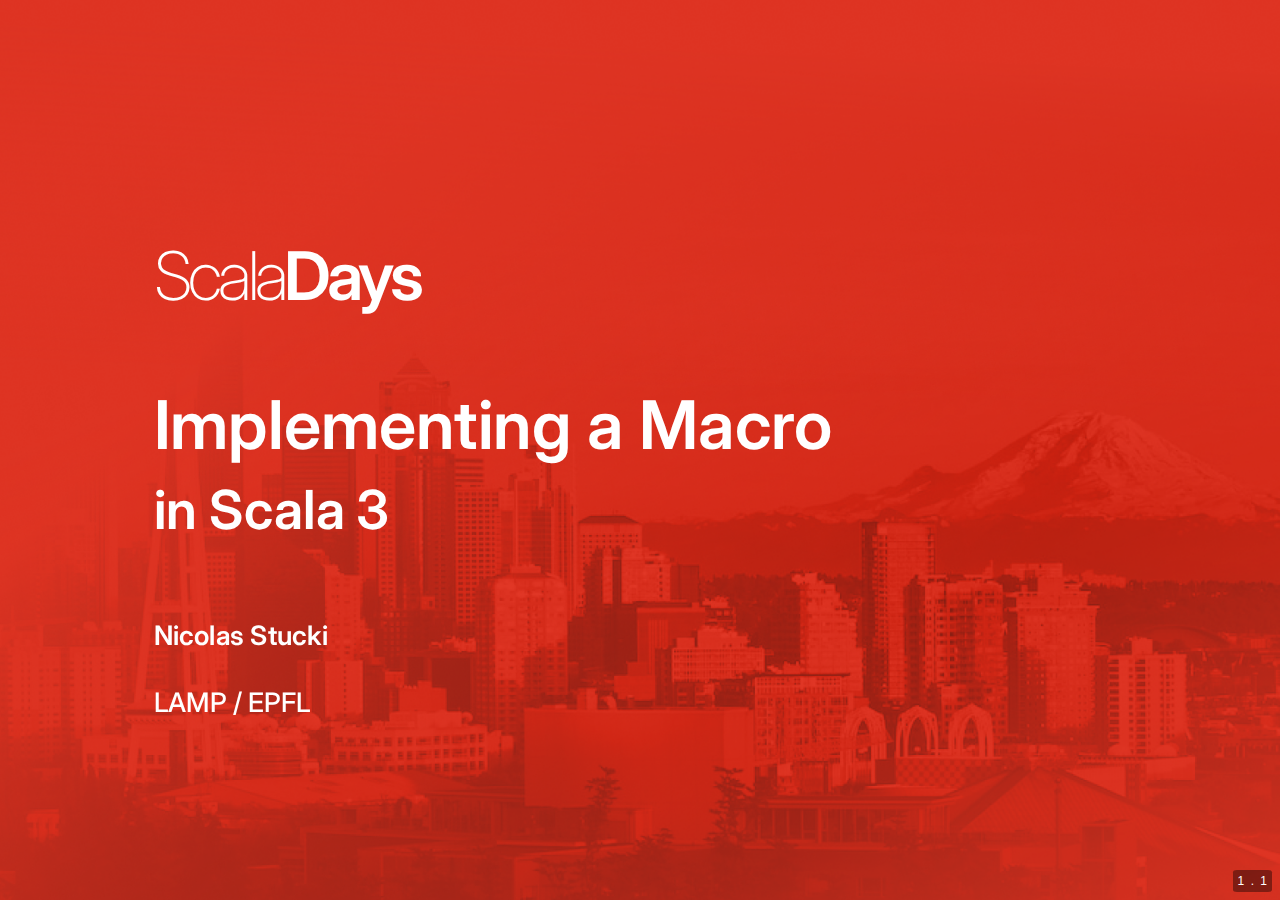
<file: docs/index.html>
<!doctype html>
<html>
  <head>
    <meta charset="utf-8">
    <meta name="viewport" content="width=device-width, initial-scale=1.0, maximum-scale=1.0, user-scalable=no">

    <title>reveal.js</title>

    <link rel="icon" href="images/ce-gars-la.svg">

    <link rel="stylesheet" href="reveal-js/reset.css">
    <link rel="stylesheet" href="reveal-js/reveal.css">
    <link rel="stylesheet" href="reveal-js/theme/custom.css">

    <!-- Theme used for syntax highlighted code -->
    <link rel="stylesheet" href="plugin/highlight/custom.css">

    <link rel="preload" as="image" href="images/scala-days-background.png">
    <link rel="preload" as="image" href="images/scala-days-background-2.png">
    <link rel="preload" as="image" href="images/scala-days-background-3.png">
    <link rel="preload" as="image" href="images/project-qr.png">

    <style>

      /* TODO DISABLE */
      /* .slides { border:1px;border-style:solid;border-color:grey; } */

      h2 {
        padding-bottom: 60px;
      }
      h3 {
        padding-bottom: 40px;
      }
      .syntax-row {
        display: grid;
        grid-template-columns: 1fr 0.5fr 0.5fr 4fr;
      }
      .syntax-row > div {
        padding: 1ex;
      }
      .syntax-row > div:nth-child(1) {
        text-align: right
      }
      .syntax-row > div:nth-child(2) {
        text-align: right
      }
      .syntax-row > div:nth-child(3) {
        text-align: center
      }
      .syntax-row > div:nth-child(4) {
        text-align: left
      }
      .environment-row {
        display: grid;
        grid-template-columns: 3fr 0.5fr 1fr 3fr;
      }
      .environment-row > div {
        padding: 1ex;
      }
      .environment-row > div:nth-child(1) {
        text-align: right
      }
      .environment-row > div:nth-child(2) {
        text-align: right
      }
      .environment-row > div:nth-child(3) {
        text-align: center
      }
      .environment-row > div:nth-child(4) {
        text-align: left
      }
      .two-columns {
        display: grid;
        grid-template-columns: 1fr 1fr;
        padding: 40px
      }
      .two-columns-two-one {
        display: grid;
        grid-template-columns: 2fr 1fr;
        padding: 40px
      }
      .three-columns {
        display: grid;
        grid-template-columns: 1fr 1fr 1fr;
        padding: 40px
      }
      .formula {
        padding: 40px
      }
      .water-mark {
        text-align: justify;
        position: fixed;
        top: 1em;
        right: 1em;
        color: var(--r-heading-color);
        font-size: 1.5em;
      }
      .red-slide > .water-mark  {
        color: white;
      }
      .dark-slide > .water-mark  {
        color: white;
      }
      .water-mark-scala {
        font-weight: 200;
        margin-bottom: -25px;
      }
      .water-mark-days {
        font-weight: 700;
      }
    </style>
  </head>

  <body>
    <div class="reveal">
      <div class="slides">

        <section class="no-water-mark">
          <section data-auto-animate class="red-slide no-water-mark" data-background-color="var(--r-background-color-red-slide)" data-background-image="images/scala-days-background.png">
            <div style="text-align: left; padding: 200px;">

              <div style="margin-bottom:100px; font-size: 2.5em; letter-spacing:-0.4rem">
                <span style="font-weight: 200">Scala</span><span style="font-weight: 600">Days</span>
              </div>
              <h1 style="font-weight: 600">Implementing a Macro</h1>
              <h1 style="font-size:2em;">in Scala 3</h1>
              <div style="padding-top:50px;padding-bottom:50px"></div>
              <div style="padding-bottom:50px;font-weight: 600;">Nicolas Stucki</div>
              <div style="font-weight: 500;">LAMP / EPFL</div>
            </div>
          </section>

          <section data-auto-animate class="red-slide" data-background-color="var(--r-background-color-red-slide)">
            <h3>Overview</h3>
            <ul>
              <li style="list-style-type: none">Practical walkthrough of a macro implementation</li>
              <ol>
                <li class="fragment">Running example: string interpolator for JSON DSL</li>
                <li class="fragment">Implement a string interpolator as a macro</li>
                <li class="fragment">Implement a string interpolator extractor as a macro</li>
                <li class="fragment">Use transparent macro and type refinements</li>
                <li class="fragment">Precise error reporting on string interpolators</li>
              </ol>
              <li class="fragment" style="list-style-type: none">GitHub project (link + QR in last slide)</li>
            </ul>
          </section>

          <section data-auto-animate>
            <h3>JSON specification (ECMA-404)</h3>
            <div style="margin-left: 100px;margin-top: 100px;">
              <ul>
                <span style="margin-left: -2em;">JSON value</span>
                <li><span style="font-style: italic;">object</span>: name/value pairs</li>
                <li><span style="font-style: italic;">array</span>: sequence of values</li>
                <li><span style="font-style: italic;">string</span></li>
                <li class="fragment semi-fade-out" data-fragment-index="1"><span style="font-style: italic;">number</span></li>
                <li class="fragment semi-fade-out" data-fragment-index="1">literals: true, false , null</li>
              </ul>
            </div>

          </section>

          <section data-auto-animate>
            <h3>JSON representation in Scala</h3>

            <ul>
              <li>For our purposes we want to have types for each JSON value</li>
              <li>Directly use <code>String</code></li>
              <li>Custom <code>JsonObject</code> and <code>JsonArray</code></li>

              <pre><code class="scala" data-trim data-noescape>
                type Json = JsonObject | JsonArray | String
              </code></pre>
            </ul>
          </section>

          <section>
            <h3>JsonArray</h3>

            <ul>
              <li>Trivial wrapper over a sequence</li>
            </ul>
            <pre><code class="scala" data-trim data-noescape data-line-numbers>
              class JsonArray(values: Json*):
                def apply(idx: Int): Json = values(idx)
                def length: Int = values.length
            </code></pre>
          </section>

          <section>
            <h3>JsonObject</h3>
            <ul>
              <li>Wrapper over a name/value map</li>
              <li>Uses <code>scala.Selectable</code></li>
            </ul>

            <pre><code class="scala" data-trim data-noescape data-line-numbers="1-3|4-8">
              import scala.language.dynamics

              class JsonObject(nameValues: Map[String, Json]) extends scala.Selectable:
                def selectDynamic(name: String): Json | Undefined =
                  nameValues.getOrElse(name, Undefined)

              type Undefined = Undefined.type
              object Undefined
            </code></pre>
          </section>

          <section class="dark-slide" data-background-color="var(--r-background-color-dark-slide)">
            <h3><code>scala.Selectable</code></h3>
            <ul>
              <li>If a member does not exist on a class with <code>scala.Selectable</code>,</li>
                  it becomes a call to <code>selectDynamic</code>
            <pre><code class="scala" data-trim data-noescape data-line-numbers>
              val jsonObject: JsonObject = ...

              val name: Json | Undefined = jsonObject.name // jsonObject.selectDynamic("name")
              val date: Json | Undefined = jsonObject.children // jsonObject.selectDynamic("children")
            </code></pre>
            <li>Similar for applications with <code>applyDynamic</code></li>
            <li>Can be enhanced with refinement types</li>
          </ul>
          </section>
        </section>

        <section class="no-water-mark">
          <section class="red-slide" data-background-color="var(--r-background-color-red-slide)">
            <h2>String interpolator macro</h2>
            <pre><code class="scala" data-trim data-noescape data-line-numbers>
              val firstTalk: Json =
                <span class="hljs-string">json</span>&#8203""" { "name": "Resource anagement Made Easy", "speaker": "Julien Truffaut" } """
              val secondTalk: Json =
                <span class="hljs-string">json</span>&#8203""" { "name": Implementing a Macro", "speaker": "Nicolas Stucki" } """
              val talks: Json =
                json" [ $firstTalk, $secondTalk ] "
            </code></pre>
          </section>

          <section class="dark-slide" data-background-color="var(--r-background-color-dark-slide)">
            <h3>scala.StringContext</h3>
            <ul>
              <pre><code class="scala" data-trim>
                json" [ $firstTalk, $secondTalk ] "
              </code></pre>
              <li>String interpolation is desugared into <code>StringContext</code></li>
                and a call to method <code>json</code>
              <pre><code class="scala" data-trim>
                StringContext(" [ ", ", ", "] ").json(firstTalk, secondTalk)
              </code></pre>
              <li>Usually implemented as an extension method</li>
            </ul>
          </section>

          <section data-auto-animate class="dark-slide" data-background-color="var(--r-background-color-dark-slide)">
            <h3>Multi-stage programming</h3>
            <pre data-id="helloExpr"><code class="scala" data-trim data-line-numbers="1">
              def helloExpr(nameExpr: Expr[String])(using Quotes): Expr[String] =
                val hello: Expr[String] = '{ "Hello" }
                val helloName: Expr[String] = '{ ${hello} + " " + ${nameExpr}  }
                helloName // '{ "Hello" + " " + name  }
            </code></pre>
            <ul>
              <li><code>Expr[T]</code>: Value representing code of type <code>T</code></li>
            </ul>
          </section>
          <section data-auto-animate class="dark-slide" data-background-color="var(--r-background-color-dark-slide)">
            <h3>Multi-stage programming</h3>
            <pre data-id="helloExpr"><code class="scala" data-trim data-line-numbers="2">
              def helloExpr(nameExpr: Expr[String])(using Quotes): Expr[String] =
                val hello: Expr[String] = '{ "Hello" }
                val helloName: Expr[String] = '{ ${hello} + " " + ${nameExpr}  }
                helloName // '{ "Hello" + " " + name  }
            </code></pre>
            <ul>
              <li><code>Expr[T]</code>: Value representing code of type <code>T</code></li>
              <li><code>'{ expr }</code>: Delays the computation of <code>expr</code></li>
            </ul>
          </section>
          <section data-auto-animate class="dark-slide" data-background-color="var(--r-background-color-dark-slide)">
            <h3>Multi-stage programming</h3>
            <pre data-id="helloExpr"><code class="scala" data-trim data-line-numbers="3-4">
              def helloExpr(nameExpr: Expr[String])(using Quotes): Expr[String] =
                val hello: Expr[String] = '{ "Hello" }
                val helloName: Expr[String] = '{ ${hello} + " " + ${nameExpr}  }
                helloName // '{ "Hello" + " " + name  }
            </code></pre>
            <ul>
              <li><code>Expr[T]</code>: Value representing code of type <code>T</code></li>
              <li><code>'{ expr }</code>: Delays the computation of <code>expr</code></li>
              <li><code>${ expr }</code>: Evaluates <code>expr</code> now and insert the code</li>
            </ul>
          </section>
          <section data-auto-animate class="dark-slide" data-background-color="var(--r-background-color-dark-slide)">
            <h3>Multi-stage programming</h3>
            <pre data-id="helloExpr"><code class="scala" data-trim data-line-numbers="2">
              def helloExpr(nameExpr: Expr[String])(using Quotes): Expr[String] =
                val hello: Expr[String] = Expr("Hello") // '{ "Hello" }
                val helloName: Expr[String] = '{ ${hello} + " " + ${nameExpr}  }
                helloName // '{ "Hello" + " " + name  }
            </code></pre>
            <ul>
              <li><code>Expr[T]</code>: Value representing code of type <code>T</code></li>
              <li><code>'{ expr }</code>: Delays the computation of <code>expr</code></li>
              <li><code>${ expr }</code>: Evaluates <code>expr</code> now and insert the code</li>
              <li><code>Expr(value)</code>: Lifts the value into and <code>Expr[T]</code></li>
            </ul>
          </section>
          <section data-auto-animate class="dark-slide" data-background-color="var(--r-background-color-dark-slide)">
            <h3>Multi-stage programming</h3>
            <pre data-id="helloExpr"><code class="scala" data-trim data-line-numbers>
              def helloExpr(nameExpr: Expr[String])(using Quotes): Expr[String] =
                ...

              inline def hello(name: String): String =
                ${ helloExpr('{name}) }
            </code></pre>
            <ul>
              <li><code>${ expr }</code>: Evaluates <code>expr</code> now and insert the code</li>
              <li>Macro is a <code>${ expr }</code> in an inline method (not in <code>'{...}</code>)</li>
            </ul>
          </section>

          <section data-auto-animate>
            <h3>Macro definition</h3>
            <pre data-id="jsonExpr" style="width: 89%;"><code class="scala" data-trim data-noescape data-line-numbers>
              extension (inline sc: StringContext)
                inline def json(inline args: Json*): Json =
                  ...
            </code></pre>

            <ul>
              <li>Macro defined as extension inline method</li>
              <li>Use inline <code>StringContext</code> to avoid its instantiation</li>
              <li>Use inline arguments to elide the creation of a sequence</li>
            </ul>
          </section>
          <section data-auto-animate>
            <h3>Macro definition</h3>
            <pre data-id="jsonExpr" style="width: 89%;"><code class="scala" data-trim data-noescape data-line-numbers>
              extension (inline sc: StringContext)
                inline def json(inline args: Json*): Json =
                  ${ jsonExpr('sc, 'args) }

              def jsonExpr(sc: Expr[StringContext], argsExpr: Expr[Seq[Json]])(using Quotes): Expr[Json] =
                ...
            </code></pre>

            <ul>
              <li><code>'sc</code> is a shorthand for <code>'{sc}</code></li>
            </ul>
          </section>

          <section data-auto-animate>
            <h3 data-id="stringContextJsonExampleTitle">Macro implementation</h3>

            <pre data-id="jsonExpr" style="width: 89%;"><code class="scala" data-trim data-noescape data-line-numbers="1">
              def jsonExpr(sc: Expr[StringContext], argsExpr: Expr[Seq[Json]])(using Quotes): Expr[Json] =
                ...

              </code></pre>
          </section>
          <section data-auto-animate>
            <h3 data-id="stringContextJsonExampleTitle">Macro implementation</h3>

            <pre data-id="jsonExpr" style="width: 89%;"><code class="scala" data-trim data-noescape data-line-numbers="2">
              def jsonExpr(sc: Expr[StringContext], argsExpr: Expr[Seq[Json]])(using Quotes): Expr[Json] =
                val jsonPattern: Pattern = parsed(sc)
                ...

              </code></pre>

            <ul>
              <li data-id="jsonExpr-description-1">Parse and validate the strings of the <code>StringContext</code></li>
            </ul>

            <pre data-id="stringContextJsonExample"><code class="scala" data-trim data-noescape data-line-numbers="1">
              StringContext(" [ ", ", ", "] ")
                .json(firstTalk, secondTalk)
            </code></pre>

          </section>

          <section data-auto-animate>
            <h3>Macro implementation</h3>

            <pre data-id="jsonExpr" style="width: 89%;"><code class="scala" data-trim data-noescape data-line-numbers="3-5">
              def jsonExpr(sc: Expr[StringContext], argsExpr: Expr[Seq[Json]])(using Quotes): Expr[Json] =
                val jsonPattern: Pattern = parsed(sc)
                val Varargs(argExprs) = argsExpr
                ...
            </code></pre>

            <ul>
              <li data-id="jsonExpr-description-1">Parse and validate the strings of the <code>StringContext</code></li>
              <li data-id="jsonExpr-description-2">Extract individual arguments from varargs</li>
            </ul>

            <pre data-id="stringContextJsonExample"><code class="scala" data-trim data-noescape data-line-numbers="2">
              StringContext(" [ ", ", ", "] ")
                .json(firstTalk, secondTalk)
            </code></pre>
          </section>

          <section data-auto-animate>
            <h3>Macro implementation</h3>

            <pre data-id="jsonExpr" style="width: 89%;"><code class="scala" data-trim data-noescape data-line-numbers="6">
              def jsonExpr(sc: Expr[StringContext], argsExpr: Expr[Seq[Json]])(using Quotes): Expr[Json] =
                val jsonPattern: Pattern = parsed(sc)
                val Varargs(argExprs) = argsExpr
                toJsonExpr(jsonPattern, argExprs)
            </code></pre>

            <ul>
              <li data-id="jsonExpr-description-1">Parse and validate the strings of the <code>StringContext</code></li>
              <li data-id="jsonExpr-description-2">Extract individual arguments from varargs</li>
              <li data-id="jsonExpr-description-3">Compile the pattern and arguments into an <code>Expr[Json]</code></li>
            </ul>

            <div class="two-columns">
              <pre data-id="stringContextJsonExample"><code class="scala" data-trim data-noescape data-line-numbers="">
                StringContext(" [ ", ", ", "] ")
                  .json(firstTalk, secondTalk)
              </code></pre>
              <div>
                <pre data-id="stringContextJsonExample2"><code class="scala" data-trim data-noescape data-line-numbers="2">
                  '{ JsonArray(firstTalk, secondTalk) }
                </code></pre>
              </div>
            </div>
          </section>
          <section data-auto-animate>
            <h3>Macro implementation</h3>

            <pre data-id="jsonExpr"><code class="scala" data-trim data-noescape data-line-numbers>
              def jsonExpr(sc: Expr[StringContext], argsExpr: Expr[Seq[Json]])(using Quotes): Expr[Json] =
                val jsonPattern: Pattern = parsed(sc)
                val Varargs(argExprs) = argsExpr
                toJsonExpr(jsonPattern, argExprs)
              </code></pre>
          </section>

          <section data-auto-animate>
            <h3>Parsing the <code>StringContext</code></h3>
            <pre data-id="jsonExpr" style="width: 89%;"><code class="scala" data-trim data-noescape data-line-numbers="2">
              def jsonExpr(sc: Expr[StringContext], argsExpr: Expr[Seq[Json]])(using Quotes): Expr[Json] =
                val jsonPattern: Pattern = parsed(sc)
                val Varargs(argExprs) = argsExpr
                toJsonExpr(jsonPattern, argExprs)
            </code></pre>
            <pre data-id="parsed" style="width: 89%;"><code class="scala" data-trim data-noescape data-line-numbers>
              def parsed(scExpr: Expr[StringContext])(using Quotes): Pattern =
                ...
            </code></pre>
          </section>
          <section data-auto-animate>
            <h3>Parsing the <code>StringContext</code></h3>
            <pre data-id="parsed" style="width: 89%;"><code class="scala" data-trim data-noescape data-line-numbers="2">
              def parsed(scExpr: Expr[StringContext])(using Quotes): Pattern =
                val sc: StringContext = scExpr.valueOrAbort
            </code></pre>
            <ul>
              <li>Use <code>valueOrAbort</code> to get the value using <code>FromExpr[StringContext]</code></li>
              <ul>
                <li>Use <code>value</code> to get an <code>Option[StringContext]</code></li>
                <li>Use <code>Expr(v)</code> in pattern position</li>
              </ul>
            </ul>
            <pre data-id="example1"><code class="scala" data-trim data-noescape data-line-numbers="">
              scExpr = '{ StringContext(" [ ", ", ", "] ") }
            </code></pre>
            <div>↓</div>
            <pre data-id="example2"><code class="scala" data-trim data-noescape data-line-numbers="" data-ln-start-from="2">
              sc = StringContext(" [ ", ", ", "] ")
            </code></pre>
          </section>
          <section data-auto-animate>
            <h3>Parsing the <code>StringContext</code></h3>
            <pre data-id="parsed" style="width: 89%;"><code class="scala" data-trim data-noescape data-line-numbers="3">
              def parsed(scExpr: Expr[StringContext])(using Quotes): Pattern =
                val sc: StringContext = scExpr.valueOrAbort
                val parts: Seq[String] = sc.parts.map(scala.StringContext.processEscapes)
                ...
            </code></pre>
            <ul>
              <li>Get the string parts of the interpolator</li>
            </ul>
            <pre data-id="example2"><code class="scala" data-trim data-noescape data-line-numbers="" data-ln-start-from="2">
              sc = StringContext(" [ ", ", ", "] ")
            </code></pre>
            <div>↓</div>
            <pre data-id="example3"><code class="scala" data-trim data-noescape data-line-numbers="" data-ln-start-from="3">
              parts = Seq(" [ ", ", ", "] ")
            </code></pre>
          </section>
          <section data-auto-animate>
            <h3>Parsing the <code>StringContext</code></h3>
            <pre data-id="parsed" style="width: 89%;"><code class="scala" data-trim data-noescape data-line-numbers="4-6">
              def parsed(scExpr: Expr[StringContext])(using Quotes): Pattern =
                val sc: StringContext = scExpr.valueOrAbort
                val parts: Seq[String] = sc.parts.map(scala.StringContext.processEscapes)
                Parser(parts).parse() match
                  case Parsed(pattern) => pattern
                  case ParseError(msg, location) => // report error
            </code></pre>
            <ul>
              <li>Parse the string parts into a <code>Pattern</code> AST</li>
              <pre data-id="pattern" style="width: 50%;"><code class="scala" data-trim data-noescape data-line-numbers>
                enum Pattern:
                  case ...
              </code></pre>
            </ul>
          </section>

          <section data-auto-animate>
            <h3>JSON interpolator AST</h3>

            <pre data-id="pattern" style="width: 50%;"><code class="scala" data-trim data-noescape data-line-numbers>
              enum Pattern:
                case Str(value: String)
                case Arr(patterns: Pattern*)
                case Obj(namePatterns: (String, Pattern)*)
                case InterpolatedValue
            </code></pre>
          </section>
          <section data-auto-animate>
            <h3>JSON interpolator AST</h3>

            <pre data-id="pattern" style="width: 50%;"><code class="scala" data-trim data-noescape data-line-numbers>
              enum Pattern:
                case Str(value: String)
                case Arr(patterns: Pattern*)
                case Obj(namePatterns: (String, Pattern)*)
                case InterpolatedValue
            </code></pre>
            <ul>
              <li>The following interpolation</li>
              <pre data-id="jsonExpr"><code class="scala" data-trim data-noescape>
                json""" { "name": $talkName, "track": "2" } """
              </code></pre>
              is parsed into
              <pre data-id="toJsonExpr"><code class="scala" data-trim>
                Obj("name" -> InterpolatedValue, "track" -> Str("2"))
              </code></pre>
            </ul>
          </section>

          <section data-auto-animate>
            <h3>Compiling the pattern</h3>
            <pre data-id="jsonExpr" style="width: 90%;"><code class="scala" data-trim data-noescape data-line-numbers="4">
              def jsonExpr(sc: Expr[StringContext], argsExpr: Expr[Seq[Json]])(using Quotes): Expr[Json] =
                val jsonPattern: Pattern = parsed(sc)
                val Varargs(argExprs) = argsExpr
                toJsonExpr(jsonPattern, argExprs)
            </code></pre>
            <pre data-id="toJsonExpr" style="width: 90%;"><code class="scala" data-trim data-noescape data-line-numbers>
              def toJsonExpr(ast: Pattern, args: Seq[Expr[Json]])(using Quotes): Expr[Json] =
                ...
            </code></pre>
          </section>
          <section data-auto-animate>
            <h3>Compiling the pattern</h3>
            <pre data-id="toJsonExpr" style="width: 90%;"><code class="scala" data-trim data-noescape data-line-numbers>
              def toJsonExpr(ast: Pattern, args: Seq[Expr[Json]])(using Quotes): Expr[Json] =
                def rec(ast: Pattern): Expr[Json] =
                  ast match
                    ...
                rec(ast)
            </code></pre>
            <ul>
              <li>Recursively transform the <code>Pattern</code> AST into an <code>Expr[Json]</code></li>
            </ul>
          </section>
          <section data-auto-animate>
            <h3>Compiling the pattern</h3>
            <pre data-id="toJsonExpr" style="width: 90%;"><code class="scala" data-trim data-noescape data-line-numbers="3,4">
              def toJsonExpr(ast: Pattern, args: Seq[Expr[Json]])(using Quotes): Expr[Json] =
                def rec(ast: Pattern): Expr[Json] =
                  ast match
                    case Pattern.Str(value) => Expr(value)
                    ...
                rec(ast)
            </code></pre>
            <ul>
              <li>Use <code>ToExpr[String] to lift the value</code></li>
            </ul>
          </section>
          <section data-auto-animate>
            <h3>Compiling the pattern</h3>
            <pre style="height: 430px; width: 90%;" data-id="toJsonExpr"><code class="scala" data-trim data-noescape data-line-numbers="3,5-8">
              def toJsonExpr(ast: Pattern, args: Seq[Expr[Json]])(using Quotes): Expr[Json] =
                def rec(ast: Pattern): Expr[Json] =
                  ast match
                    ...
                    case Pattern.Arr(values*) =>
                      val valueExprs: Seq[Expr[Json]] = values.map(rec)
                      val valuesExpr: Expr[Seq[Json]] = Varargs(valueExprs)
                      '{ JsonArray($valuesExpr*) }
                    ...
                rec(ast)
            </code></pre>
            <ul>
              <li>Transform each value recursively</li>
              <li>Create an expression the varargs sequence</li>
              <li>Instantiate <code>JsonArray</code> with varargs</li>
            </ul>
          </section>
          <section data-auto-animate>
            <h3>Compiling the pattern</h3>
            <pre style="height: 510px; width: 90%;" data-id="toJsonExpr"><code class="scala" data-trim data-noescape data-line-numbers="3,5-10">
              def toJsonExpr(ast: Pattern, args: Seq[Expr[Json]])(using Quotes): Expr[Json] =
                def rec(ast: Pattern): Expr[Json] =
                  ast match
                    ...
                    case Pattern.Obj(nameValues*) =>
                      val nameExprValueExprs: Seq[(Expr[String], Expr[Json])]  =
                        for (name, value) <- nameValues yield (Expr(name), rec(value))
                      val nameValueExprs: Seq[Expr[(String, Json)]] = nameExprValueExprs.map(Expr.ofTuple)
                      val nameValuesExpr: Expr[Seq[(String, Json)]] = Varargs(nameValueExprs)
                      '{ JsonObject($nameValuesExpr*) }
                    ...
                rec(ast)
            </code></pre>
            <ul>
              <li>Transform each key and value recursively into expressions</li>
              <li>Use <code>Expr.ofTuple</code> to create a tuple from expressions</li>
            </ul>
          </section>
          <section data-auto-animate>
            <h3>Compiling the pattern</h3>
            <pre data-id="toJsonExpr" style="width: 90%;"><code class="scala" data-trim data-noescape data-line-numbers="2,4,6-7">
              def toJsonExpr(ast: Pattern, args: Seq[Expr[Json]])(using Quotes): Expr[Json] =
                val argsIterator = args.iterator
                def rec(ast: Pattern): Expr[Json] =
                  ast match
                    ...
                    case Pattern.InterpolatedValue =>
                      argsIterator.next()
                rec(ast)
            </code></pre>
            <ul>
              <li>Get the i-th interpolated value</li>
            </ul>
          </section>
          <section data-auto-animate>
            <h3>Compiling the pattern</h3>
            <pre style="height: 760px; width: 90%;" data-id="toJsonExpr"><code class="scala" data-trim data-noescape data-line-numbers>
              def toJsonExpr(ast: Pattern, args: Seq[Expr[Json]])(using Quotes): Expr[Json] =
                val argsIterator = args.iterator
                def rec(ast: Pattern): Expr[Json] =
                  ast match
                    case Pattern.Str(value) => Expr(value)
                    case Pattern.Arr(values*) =>
                      val valueExprs: Seq[Expr[Json]] = values.map(rec)
                      val valuesExpr: Expr[Seq[Json]] = Varargs(valueExprs)
                      '{ JsonArray($valuesExpr*) }
                    case Pattern.Obj(nameValues*) =>
                      val nameExprValueExprs: Seq[(Expr[String], Expr[Json])]  =
                        for (name, value) <- nameValues yield (Expr(name), rec(value))
                      val nameValueExprs: Seq[Expr[(String, Json)]] = nameExprValueExprs.map(Expr.ofTuple)
                      val nameValuesExpr: Expr[Seq[(String, Json)]] = Varargs(nameValueExprs)
                      '{ JsonObject($nameValuesExpr*) }
                    case Pattern.InterpolatedValue =>
                      argsIterator.next()
                rec(ast)
            </code></pre>
          </section>

          <section class="red-slide" data-background-color="var(--r-background-color-red-slide)">
            <h4>Now we know how to<h4>
            <h4>define string interpolator macros</h4>
            <pre><code class="scala" data-trim data-noescape data-line-numbers>
              val firstTalk: Json =
                <span class="hljs-string">json</span>&#8203""" { "name": "Resource Management Made Easy", "speaker": "Julien Truffaut" } """
              val secondTalk: Json =
                <span class="hljs-string">json</span>&#8203""" { "name": Implementing a Macro", "speaker": "Nicolas Stucki" } """
              val talks: Json =
                json" [ $firstTalk, $secondTalk ] "
            </code></pre>
          </section>

        </section>


        <section class="no-water-mark">
          <section class="red-slide" data-background-color="var(--r-background-color-red-slide)">
            <h2>String interpolator extractor macro</h2>
            <pre><code class="scala" data-trim data-noescape data-line-numbers>
              talk match
                case <span class="hljs-string">json</span>&#8203""<span hidden> </span>" { "name": $name, "speaker": $speaker } """ =>
                  println(s"$name by $speaker")
            </code></pre>
          </section>

          <section data-auto-animate data-auto-animate-id="stringcontext" class="dark-slide" data-background-color="var(--r-background-color-dark-slide)">
            <h3>scala.StringContext</h3>
            <div class="two-columns" style="grid-template-columns: 1fr 1fr">
              <div>
                  <pre><code class="scala" data-trim>
                    json" [ $firstTalk, $secondTalk ] "
                  </code></pre>
              </div>
              <div>
                <pre><code class="scala" data-trim>
                  case json" [ $firstTalk, $secondTalk ] " =>
                </code></pre>
              </div>
            </div>
          </section>
          <section data-auto-animate data-auto-animate-id="stringcontext" class="dark-slide" data-background-color="var(--r-background-color-dark-slide)">
            <h3>scala.StringContext</h3>
            <div class="two-columns" style="grid-template-columns: 1fr 1fr">
              <div>
                  <pre><code class="scala" data-trim>
                    json" [ $firstTalk, $secondTalk ] "
                  </code></pre>
                  <div>↓</div>
              </div>
              <div>
                <pre><code class="scala" data-trim>
                  case json" [ $firstTalk, $secondTalk ] " =>
                </code></pre>
                <div>↓</div>
              </div>
            </div>
            <pre><code class="scala" data-trim>
              StringContext(" [ ", ", ", "] ").json(firstTalk, secondTalk)
            </code></pre>
          </section>
          <section data-auto-animate data-auto-animate-id="stringcontext" class="dark-slide" data-background-color="var(--r-background-color-dark-slide)">
            <h3>scala.StringContext</h3>
            <pre><code class="scala" data-trim>
              StringContext(" [ ", ", ", "] ").json(firstTalk, secondTalk)
            </code></pre>
            <div class="two-columns" style="grid-template-columns: 1fr 1fr">
              <div>
                <div>↓</div>
                <pre><code class="scala" data-trim>
                  StringContext(" [ ", ", ", "] ")

                    .json.apply(firstTalk, secondTalk)
                </code></pre>
              </div>
              <div>
                <div>↓</div>
                <pre><code class="scala" data-trim>
                  StringContext(" [ ", ", ", "] ")

                    .json.unapply(firstTalk, secondTalk)
                </code></pre>
              </div>
            </div>
          </section>

          <section data-auto-animate>
            <h3>String interpolator macro V2</h3>
            <pre data-id="JsonStringContext" style="width: 63%;"><code class="scala" data-trim data-noescape data-line-numbers>
              type JsonStringContext

              extension (sc: scala.StringContext)
                @compileTimeOnly("...")
                def json: JsonStringContext = ???
            </code></pre>
            <ul>
              <li>Wrapper over <code>StringContext</code></li>
            </ul>
          </section>
          <section data-auto-animate>
            <h3>String interpolator macro V2</h3>
            <pre data-id="JsonStringContext" style="height: 515px; width: 63%;"><code class="scala" data-trim data-noescape data-line-numbers="7,8,11|9,12">
              type JsonStringContext

              extension (sc: scala.StringContext)
                @compileTimeOnly("...")
                def json: JsonStringContext = ???

              extension (inline jsonSC: JsonStringContext)
                inline def apply(inline args: Json*): Json =
                  ${ jsonExpr('jsonSC, 'args) }

                inline def unapplySeq(scrutinee: Json): Option[Seq[Json]] =
                  ${ jsonUnapplySeqExpr('jsonSC, 'scrutinee) }
            </code></pre>
          </section>


          <section data-auto-animate class="dark-slide" data-background-color="var(--r-background-color-dark-slide)">
            <h3 style="padding-bottom: 0px;">Multi-stage programming</h3>
            <h3>pattern matching</h3>
            <pre data-id="nameOf"><code class="scala" data-trim data-line-numbers>
              def nameOf(nameExpr: Expr[String])(using Quotes): Expr[String] =
                nameExpr match
                  case '{ "Hello" } => Expr("No name")
                  ...
            </code></pre>
            <ul>
              <li><code>case '{ expr }</code> matches the expression</li>
            </ul>
          </section>
          <section data-auto-animate class="dark-slide" data-background-color="var(--r-background-color-dark-slide)">
            <h3 style="padding-bottom: 0px;">Multi-stage programming</h3>
            <h3>pattern matching</h3>
            <pre data-id="nameOf"><code class="scala" data-trim data-line-numbers>
              def nameOf(nameExpr: Expr[String])(using Quotes): Expr[String] =
                nameExpr match
                  case '{ "Hello" } => Expr("No name")
                  case '{ "Hello " + ($nameExpr: String) } => nameExpr
                  ...
            </code></pre>
            <ul>
              <li><code>case '{ expr }</code> matches the expression</li>
              <li><code>$name</code> extracts a sub-expression</li>
              <li><code>$name:T</code> extracts a sub-expression of type <code>T</code></li>
            </ul>
          </section>
          <section data-auto-animate>
            <h3><span data-id="stringContextJsonExampleTitle">Macro implementation</h3>
            <pre data-id="jsonExpr" style="width: 85%;"><code class="scala" data-trim data-noescape data-line-numbers>
              def jsonExpr(scExpr: Expr[StringContext],
                           argsExpr: Expr[Seq[Json]])(using Quotes): Expr[Json] =
                val jsonPattern: Pattern = parsed(scExpr)
                val Varargs(argExprs) = argsExpr
                toJsonExpr(jsonPattern, argExprs)
            </code></pre>
          </section>
          <section data-auto-animate>
            <h3 data-id="stringContextJsonExampleTitle">Macro implementation V2</h3>
            <pre data-id="jsonExpr" style="width: 85%;""><code class="scala" data-trim data-noescape data-line-numbers="1,3">
              def jsonExpr(jsonSCExpr: Expr[JsonStringContext],
                           argsExpr: Expr[Seq[Json]])(using Quotes): Expr[Json] =
                val '{ ($scExpr: StringContext).json } = jsonSCExpr
                val jsonPattern: Pattern = parsed(scExpr)
                val Varargs(argExprs) = argsExpr
                toJsonExpr(jsonPattern, argExprs)
            </code></pre>
            <ul>
              <li>Quote pattern to extract the <code>StringContex</code></li>
            </ul>
          </section>
          <section data-auto-animate>
            <h3><span data-id="stringContextJsonExampleTitle">Macro implementation V2</h3>
            <pre style="height: 420px; width: 85%;" data-id="jsonExpr"><code class="scala" data-trim data-noescape data-line-numbers="1,2,8,9">
              def jsonExpr(jsonSCExpr: Expr[JsonStringContext],
                           argsExpr: Expr[Seq[Json]])(using Quotes): Expr[Json] =
                val '{ ($scExpr: StringContext).json } = jsonSCExpr
                val jsonPattern: Pattern = parsed(scExpr)
                val Varargs(argExprs) = argsExpr
                toJsonExpr(jsonPattern, argExprs)

              def jsonUnapplySeqExpr(jsonSCExpr: Expr[JsonStringContext],
                                     scrutinee: Expr[Json])(using Quotes): Expr[Option[Seq[Json]]] =
                ...
            </code></pre>
          </section>
          <section data-auto-animate>
            <h3><span data-id="stringContextJsonExampleTitle">Macro implementation V2</h3>
            <pre style="height: 505px; width: 85%;" data-id="jsonExpr"><code class="scala" data-trim data-noescape data-line-numbers="3,4,10,11">
              def jsonExpr(jsonSCExpr: Expr[JsonStringContext],
                           argsExpr: Expr[Seq[Json]])(using Quotes): Expr[Json] =
                val '{ ($scExpr: StringContext).json } = jsonSCExpr
                val jsonPattern: Pattern = parsed(scExpr)
                val Varargs(argExprs) = argsExpr
                toJsonExpr(jsonPattern, argExprs)

              def jsonUnapplySeqExpr(jsonSCExpr: Expr[JsonStringContext],
                                     scrutinee: Expr[Json])(using Quotes): Expr[Option[Seq[Json]]] =
                val '{ ($scExpr: StringContext).json } = jsonSCExpr
                val jsonPattern: Pattern = parsed(scExpr)
                ...
            </code></pre>
          </section>
          <section data-auto-animate>
            <h3><span data-id="stringContextJsonExampleTitle">Macro implementation V2</h3>
            <pre style="height: 550px; width: 85%;" data-id="jsonExpr"><code class="scala" data-trim data-noescape data-line-numbers="12">
              def jsonExpr(jsonSCExpr: Expr[JsonStringContext],
                           argsExpr: Expr[Seq[Json]])(using Quotes): Expr[Json] =
                val '{ ($scExpr: StringContext).json } = jsonSCExpr
                val jsonPattern: Pattern = parsed(scExpr)
                val Varargs(argExprs) = argsExpr
                toJsonExpr(jsonPattern, argExprs)

              def jsonUnapplySeqExpr(jsonSCExpr: Expr[JsonStringContext],
                                     scrutinee: Expr[Json])(using Quotes): Expr[Option[Seq[Json]]] =
                val '{ ($scExpr: StringContext).json } = jsonSCExpr
                val jsonPattern: Pattern = parsed(scExpr)
                val jsonPatternExpr: Expr[Pattern] = Expr(jsonPattern)
                ...
            </code></pre>
          </section>
          <section data-auto-animate>
            <h3><span data-id="stringContextJsonExampleTitle">Macro implementation V2</h3>
            <pre style="height: 550px; width: 85%;" data-id="jsonExpr"><code class="scala" data-trim data-noescape data-line-numbers="13">
              def jsonExpr(jsonSCExpr: Expr[JsonStringContext],
                           argsExpr: Expr[Seq[Json]])(using Quotes): Expr[Json] =
                val '{ ($scExpr: StringContext).json } = jsonSCExpr
                val jsonPattern: Pattern = parsed(scExpr)
                val Varargs(argExprs) = argsExpr
                toJsonExpr(jsonPattern, argExprs)

              def jsonUnapplySeqExpr(jsonSCExpr: Expr[JsonStringContext],
                                     scrutinee: Expr[Json])(using Quotes): Expr[Option[Seq[Json]]] =
                val '{ ($scExpr: StringContext).json } = jsonSCExpr
                val jsonPattern: Pattern = parsed(scExpr)
                val jsonPatternExpr: Expr[Pattern] = Expr(jsonPattern)
                '{ $jsonPatternExpr.unapplySeq($scrutinee) }
            </code></pre>
            <pre><code class="scala" data-trim data-noescape data-line-numbers>
              enum Pattern:
                ...
                def unapplySeq(json: Json): Option[Seq[Json]] = ...
            </code></pre>
          </section>
          <section data-auto-animate>
            <h3><span data-id="stringContextJsonExampleTitle">Macro implementation V2</h3>
            <pre style="height: 550px" data-id="jsonExpr"><code class="scala" data-trim data-noescape data-line-numbers=>
              def jsonExpr(jsonSCExpr: Expr[JsonStringContext],
                           argsExpr: Expr[Seq[Json]])(using Quotes): Expr[Json] =
                val '{ ($scExpr: StringContext).json } = jsonSCExpr
                val jsonPattern: Pattern = parsed(scExpr)
                val Varargs(argExprs) = argsExpr
                toJsonExpr(jsonPattern, argExprs)

              def jsonUnapplySeqExpr(jsonSCExpr: Expr[JsonStringContext],
                                     scrutinee: Expr[Json])(using Quotes): Expr[Option[Seq[Json]]] =
                val '{ ($scExpr: StringContext).json } = jsonSCExpr
                val jsonPattern: Pattern = parsed(scExpr)
                val jsonPatternExpr: Expr[Pattern] = Expr(jsonPattern)
                '{ $jsonPatternExpr.unapplySeq($scrutinee) }
            </code></pre>
          </section>

          <section data-auto-animate>
            <h3>Lifting a <code>Pattern</code></h3>
            <pre data-id="ToExpr" style="width: 80%;"><code class="scala" data-trim data-noescape data-line-numbers>
              given ToExpr[Pattern] with
                def apply(pattern: Pattern)(using Quotes): Expr[Pattern] =
                  ...
            </code></pre>
          </section>
          <section data-auto-animate>
            <h3>Lifting a <code>Pattern</code></h3>
            <pre data-id="ToExpr" style="width: 80%;"><code class="scala" data-trim data-noescape data-line-numbers="3,4-5">
              given ToExpr[Pattern] with
                def apply(pattern: Pattern)(using Quotes): Expr[Pattern] =
                  pattern match
                    case Pattern.InterpolatedValue => '{ Pattern.InterpolatedValue }
                    ...
            </code></pre>
            <ul>
              <li>Trivial cases with a quoted expressions</li>
            </ul>
          </section>
          <section data-auto-animate>
            <h3>Lifting a <code>Pattern</code></h3>
            <pre data-id="ToExpr" style="width: 80%;"><code class="scala" data-trim data-noescape data-line-numbers="3,5">
              given ToExpr[Pattern] with
                def apply(pattern: Pattern)(using Quotes): Expr[Pattern] =
                  pattern match
                    case Pattern.InterpolatedValue => '{ Pattern.InterpolatedValue }
                    case Pattern.Str(value) => '{ Pattern.Str(${Expr(value)}) }
                    ...
            </code></pre>
            <ul>
              <li>Use <code>ToExpr[String]</code> for <code>Expr(value)</code></li>
            </ul>
          </section>
          <section data-auto-animate>
            <h3>Lifting a <code>Pattern</code></h3>
            <pre data-id="ToExpr" style="width: 80%;"><code class="scala" data-trim data-noescape data-line-numbers="3,6-7">
              given ToExpr[Pattern] with
                def apply(pattern: Pattern)(using Quotes): Expr[Pattern] =
                  pattern match
                    case Pattern.InterpolatedValue => '{ Pattern.InterpolatedValue }
                    case Pattern.Str(value) => '{ Pattern.Str(${Expr(value)}) }
                    case Pattern.Arr(patterns*) => '{ Pattern.Arr(${Expr(patterns)}*) }
                    case Pattern.Obj(namePatterns*) => '{ Pattern.Obj(${Expr(namePatterns)}*) }
            </code></pre>
            <ul>
              <li>Use <code>ToExpr[Seq[T]]</code>, and <code>ToExpr[(T, U)]</code> from Standard library</li>
              <li>Combined with this <code>ToExpr[Pattern]</code>, and <code>ToExpr[String]</code></li>
            </ul>
          </section>
          <section class="red-slide" data-background-color="var(--r-background-color-red-slide)">
            <h4>Now we know how to<h4>
            <h4>define string interpolator extractor macros</h4>
            <pre><code class="scala" data-trim data-noescape data-line-numbers>
              talk match
                case <span class="hljs-string">json</span>&#8203""<span hidden> </span>" { "name": $name, "speaker": $speaker } """ =>
                  println(s"$name by $speaker")
            </code></pre>
          </section>
        </section>

        <section class="no-water-mark">
          <section class="red-slide" data-background-color="var(--r-background-color-red-slide)">
            <h2>Refining the types</h2>
            <pre style="width:90%"><code class="scala" data-trim data-noescape data-line-numbers>
              val secondTalk =
                <span class="hljs-string">json</span>&#8203""" { "name": "Implementing a Macro", "speaker": "Nicolas Stucki" } """

              val name: String = secondTalk.name
            </code></pre>
          </section>

          <section class="dark-slide" data-background-color="var(--r-background-color-dark-slide)">
            <h3><code>scala.Selectable</code> and refinement types</h3>

            <pre style="width:70%"><code class="scala" data-trim data-noescape data-line-numbers="1">
              class JsonObject(...) extends scala.Selectable:
                ...
            </code></pre>
            <pre style="width:70%"><code class="scala" data-trim data-noescape data-line-numbers data-ln-start-from="4">
              val jsonObject: JsonObject { val name: String } = ...

              val name: String = jsonObject.name
            </code></pre>
          </section>

          <section data-auto-animate>
            <h3>Refined interpolated types</h3>
            <pre data-id="example"><code class="scala" data-trim data-noescape data-line-numbers data-ln-start-from="2">
              val secondTalk: JsonObject { val name: String; val speaker: String } =
                <span class="hljs-string">json</span>&#8203""" { "name": Implementing a Macro", "speaker": "Nicolas Stucki" } """
            </code></pre>
          </section>
          <section data-auto-animate>
            <h3>Refined interpolated types</h3>
            <pre data-id="example"><code class="scala" data-trim data-noescape data-line-numbers>
              val firstTalk:  JsonObject { val name: String; val speaker: String } = ...
              val secondTalk: JsonObject { val name: String; val speaker: String } =
                <span class="hljs-string">json</span>&#8203""" { "name": Implementing a Macro", "speaker": "Nicolas Stucki" } """

              val talks: JsonArray {
                def apply(idx: Int): JsonObject { val name: String; val speaker: String }
              } =
                json" [ $firstTalk, $secondTalk ] "
            </code></pre>
          </section>

          <section data-auto-animate>
            <h3>Transparent macro definition</h3>
            <pre style="width: 75%;" data-id="extension"><code class="scala" data-trim data-noescape data-line-numbers="1,2">
              extension (inline jsonSC: JsonStringContext)
                transparent inline def apply(inline args: Json*): Json =
                  ${ jsonExpr('jsonSC, 'args) }
            </code></pre>
            <ul>
              <li>Make the macro transparent and refine the type in the implementation</li>
            </ul>
          </section>
          <section data-auto-animate>
            <h3>Transparent macro definition</h3>
            <pre style="width: 75%;" data-id="extension"><code class="scala" data-trim data-noescape data-line-numbers="1,5">
              extension (inline jsonSC: JsonStringContext)
                transparent inline def apply(inline args: Json*): Json =
                  ${ jsonExpr('jsonSC, 'args) }

                transparent inline def unapply(inline scrutinee: Json): Option[Tuple] =
                  ${ jsonUnapplyExpr('jsonSC, 'scrutinee) }
            </code></pre>
            <ul>
              <li>Use transparent <code>unapply</code> instead of <code>unapplySeq</code></li>
              <li>Refine <code>Tuple</code> into tuple of known size and refined element types</li>
            </ul>
          </section>

          <section data-auto-animate>
            <h3>Macro implementation V2</h3>
            <pre style="width:74%" data-id="jsonExpr"><code class="scala" data-trim data-noescape data-line-numbers="6">
              def jsonExpr(jsonSCExpr: Expr[JsonStringContext],
                           argsExpr: Expr[Seq[Json]])(using Quotes): Expr[Json] =
                val '{ ($scExpr: StringContext).json } = jsonSCExpr
                val jsonPattern: Pattern = parsed(scExpr)
                val Varargs(argExprs) = argsExpr
                toJsonExpr(jsonPattern, argExprs)
            </code></pre>
            <ul>
              <li>Can refines result into <code>String</code>, <code>JsonArray</code>, or <code>JsonObject</code></li>
            </ul>
          </section>
          <section data-auto-animate>
            <h3>Macro implementation V3</h3>
            <pre style="width:74%" data-id="jsonExpr"><code class="scala" data-trim data-noescape data-line-numbers="6">
              def jsonExpr(jsonSCExpr: Expr[JsonStringContext],
                           argsExpr: Expr[Seq[Json]])(using Quotes): Expr[Json] =
                val '{ ($scExpr: StringContext).json } = jsonSCExpr
                val jsonPattern: Pattern = parsed(scExpr)
                val Varargs(argExprs) = argsExpr
                val refinedJsonType: Type[?] = refinedType(jsonPattern, argExprs)
                toJsonExpr(jsonPattern, argExprs)
            </code></pre>
            <ul>
              <li>Refinements of <code>JsonObject { val name: ... }</code></li>
              <li>Refinements of <code>JsonArray { def apply(idx: Int): ... }</code></li>
            </ul>
          </section>
          <section data-auto-animate class="dark-slide" data-background-color="var(--r-background-color-dark-slide)">
            <h3 style="padding-bottom: 0px;">Multi-stage programming</h3>
            <h3>runtime types</h3>
            <pre data-id="helloExpr"><code class="scala" data-trim data-line-numbers>
              def showType[T](using Type[T])(using Quotes): String =
                Type.of[T]
                Type.of[String]
                Type.of[List[T]]
                ...
            </code></pre>
            <ul>
              <li><code>Type[T]</code>: Runtime representation of <code>T</code></li>
              <li><code>Type.of[T]</code>: Construct <code>Type[T]</code></li>
              <ul>
                <li>Statically known type</li>
                <li>Given implicitly</li>
              </ul>
            </ul>
          </section>
          <section data-auto-animate class="dark-slide" data-background-color="var(--r-background-color-dark-slide)">
            <h3 style="padding-bottom: 0px;">Multi-stage programming</h3>
            <h3>type pattern matching</h3>
            <pre data-id="helloExpr"><code class="scala" data-trim data-line-numbers>
              def showType[T](using Type[T])(using Quotes): String =
                Type.of[T] match
                  case '[String] => "String"
                  case '[List[t]] => "List[" + showType[t] + "]"
                  case '[t] => "?"
            </code></pre>
            <ul>
              <li><code>case '[T] =></code> : Matches the type type <code>T</code></li>
              <li><code>t</code> is type variable (lower-case type name)</li>
              <li><code>Type[t]</code> is implicitly given be the pattern</li>
            </ul>
          </section>

          <section data-auto-animate>
            <h3>Macro implementation V3</h3>
            <pre style="width:74%" data-id="jsonExpr"><code class="scala" data-trim data-noescape data-line-numbers="6-9">
              def jsonExpr(jsonSCExpr: Expr[JsonStringContext],
                           argsExpr: Expr[Seq[Json]])(using Quotes): Expr[Json] =
                val '{ ($scExpr: StringContext).json } = jsonSCExpr
                val jsonPattern: Pattern = parsed(scExpr)
                val Varargs(argExprs) = argsExpr
                val refinedJsonType: Type[?] = refinedType(jsonPattern, argExprs)
                val expr: Expr[Json] = toJsonExpr(jsonPattern, argExprs)
                refinedJsonType match
                  case '[t] => '{ $expr.asInstanceOf[t] }.asExprOf[Json]
            </code></pre>
            <ul>
              <li>Give the name <code>t</code> to the refined type</li>
              <li>Cast the expression with this refinement</li>
            </ul>
          </section>

          <section data-auto-animate>
            <h3>Computing the refined type</h3>
            <pre style="width:87%" data-id="refinedType"><code class="scala" data-trim data-noescape data-line-numbers>
              def refinedType(pattern: Pattern, args: Seq[Expr[Json]])(using Quotes): Type[?] =
                val jsonSchema: Schema = schema(pattern, args)
                schemaToType(jsonSchema)
            </code></pre>
            <ul>
              <li>Compute a <code>Schema</code></li>
              <li>Convert the schema into a type</li>
            </ul>
          </section>
          <section data-auto-animate>
            <h3>Computing the refined type</h3>
            <pre style="width:87%" data-id="refinedType"><code class="scala" data-trim data-noescape data-line-numbers>
              def refinedType(pattern: Pattern, args: Seq[Expr[Json]])(using Quotes): Type[?] =
                val jsonSchema: Schema = schema(pattern, args)
                schemaToType(jsonSchema)
            </code></pre>
            <pre style="width:87%" data-id="Schema"><code class="scala" data-trim data-noescape data-line-numbers>
              enum Schema:
                case Value // Json
                case Str   // String
                case Arr(elemSchema: Schema)             // JsonArray { def apply(idx: Int): ... }
                case Obj(nameSchemas: (String, Schema)*) // JsonObject { ... }
            </code></pre>
          </section>

          <section data-auto-animate>
            <h3>Computing the <code>Schema</code></h3>
            <pre style="width:75%" data-id="schema"><code class="scala" data-trim data-noescape data-line-numbers>
              def schema(pattern: Pattern, args: Seq[Expr[Json]])(using Quotes): Schema =
                def rec(pattern: Pattern): Schema =
                  ...
                rec(pattern)
            </code></pre>
          </section>
          <section data-auto-animate>
            <h3>Computing the <code>Schema</code></h3>
            <pre style="width:75%" data-id="schema"><code class="scala" data-trim data-noescape data-line-numbers="3,4">
              def schema(pattern: Pattern, args: Seq[Expr[Json]])(using Quotes): Schema =
                def rec(pattern: Pattern): Schema =
                  pattern match
                    case Pattern.Str(_) => Schema.Str
                    ...
                rec(pattern)
            </code></pre>
          </section>
          <section data-auto-animate>
            <h3>Computing the <code>Schema</code></h3>
            <pre style="height: 425px; width:75%" data-id="schema"><code class="scala" data-trim data-noescape data-line-numbers="3,5-8">
              def schema(pattern: Pattern, args: Seq[Expr[Json]])(using Quotes): Schema =
                def rec(pattern: Pattern): Schema =
                  pattern match
                    ...
                    case Pattern.Arr() => Schema.Arr(Schema.Value)
                    case Pattern.Arr(patterns*) =>
                      val elementSchema: Schema = patterns.map(rec).reduce(union)
                      Schema.Arr(elementSchema)
                    ...
                rec(pattern)
            </code></pre>
          </section>
          <section data-auto-animate>
            <h3>Computing the <code>Schema</code></h3>
            <pre style="height: 425px; width:75%" data-id="schema"><code class="scala" data-trim data-noescape data-line-numbers="3,5-8">
              def schema(pattern: Pattern, args: Seq[Expr[Json]])(using Quotes): Schema =
                def rec(pattern: Pattern): Schema =
                  pattern match
                    ...
                    case Pattern.Obj(nameValues*) =>
                      val nameSchemas: Seq[(String, Schema)] =
                        for (name, value) <- nameValues yield (name, rec(value))
                      Schema.Obj(nameSchemas*)
                    ...
                rec(pattern)
            </code></pre>
          </section>
          <section data-auto-animate>
            <h3>Computing the <code>Schema</code></h3>
            <pre style="width:75%" data-id="schema"><code class="scala" data-trim data-noescape data-line-numbers="3,5">
              def schema(pattern: Pattern, args: Seq[Expr[Json]])(using Quotes): Schema =
                def rec(pattern: Pattern): Schema =
                  pattern match
                    ...
                    case Pattern.InterpolatedValue => Schema.Value
                rec(pattern)
            </code></pre>
          </section>
          <section data-auto-animate>
            <h3>Computing the <code>Schema</code></h3>
            <pre style="width:75%" data-id="schema"><code class="scala" data-trim data-noescape data-line-numbers="2,4,6-8">
              def schema(pattern: Pattern, args: Seq[Expr[Json]])(using Quotes): Schema =
                val argsIterator = args.iterator
                def rec(pattern: Pattern): Schema =
                  pattern match
                    ...
                    case Pattern.InterpolatedValue =>
                      argsIterator.next() match
                        case '{ $argExpr : t } => schemaOf[t]
                rec(pattern)
            </code></pre>
            <ul>
              <li>Use the type variable <code>t</code> to extract the precise type of the expression</li>
            </ul>
            <pre data-id="schemaOf" style="width:75%;" data-id="jsonExpr"><code class="scala" data-trim data-noescape data-line-numbers>
              private def schemaOf[T](using Type[T])(using Quotes): Schema =
                ...
            </code></pre>
          </section>

          <section data-auto-animate>
            <h3>Extracting information from <code>Type[T]</code></h3>
            <pre data-id="schemaOf" style="width:75%;" data-id="jsonExpr"><code class="scala" data-trim data-noescape data-line-numbers>
              private def schemaOf[T](using Type[T])(using Quotes): Schema =
                ...
            </code></pre>
          </section>

          <section data-auto-animate>
            <h3>Extracting information from <code>Type[T]</code></h3>
            <pre data-id="schemaOf" style="width:75%;" data-id="jsonExpr"><code class="scala" data-trim data-noescape data-line-numbers>
              private def schemaOf[T](using Type[T])(using Quotes): Schema =
                Type.of[T] match
                  case '[String] => Schema.Str
                  ...
            </code></pre>
          </section>
          <section data-auto-animate>
              <h3>Extracting information from <code>Type[T]</code></h3>
              <pre data-id="schemaOf" style="width:75%;height: 560px;" data-id="jsonExpr"><code class="scala" data-trim data-noescape data-line-numbers="4-5|7-8|9-10|6,12">
                private def schemaOf[T](using Type[T])(using Quotes): Schema =
                  Type.of[T] match
                    ...
                    case '[JsonArray] =>
                      import quotes.reflect.*
                      val refinedElementSchema: Schema =
                        TypeRepr.of[T].widen match
                          case Refinement(parent, "apply", MethodType(_, _, resType)) =>
                            resType.asType match
                              case '[t] => schemaOf[t]
                          case _ => Schema.Value
                      Schema.Arr(refinedElementSchema)
                    ...
              </code></pre>
              <ul>
                <li>Use reflection API</li>
                <li><code>TypeRepr.of[T]</code>: Structured representation of the type <code>T</code></li>
                <li><code>asType</code>: Convert <code>TypeRepr</code> into <code>Type[?]</code></li>
              </ul>
            </section>
          <section data-auto-animate>
              <h3>Extracting information from <code>Type[T]</code></h3>
              <pre data-id="schemaOf" style="width:75%;height: 590px;" data-id="jsonExpr"><code class="scala" data-trim data-noescape data-line-numbers="4-13">
                private def schemaOf[T](using Type[T])(using Quotes): Schema =
                  Type.of[T] match
                    ...
                    case '[JsonObject] =>
                      import quotes.reflect.*
                      def refinements(tpe: TypeRepr): Vector[(String, Schema)] =
                        tpe match
                          case Refinement(parent, name, info) =>
                            val refinedSchema = info.asType match
                              case '[t] => schemaOf[t]
                            refinements(parent) :+ (name, refinedSchema)
                          case _ => Vector()
                      Schema.Obj(refinements(TypeRepr.of[T].widen)*)
                    ...
              </code></pre>
            </section>
          <section data-auto-animate>
              <h3>Extracting information from <code>Type[T]</code></h3>
              <pre data-id="schemaOf" style="width:75%" data-id="jsonExpr"><code class="scala" data-trim data-noescape data-line-numbers>
                private def schemaOf[T](using Type[T])(using Quotes): Schema =
                  Type.of[T] match
                    ...
                    case _ => Schema.Value
              </code></pre>
            </section>

            <section data-auto-animate>
              <h3>From schema to <code>Type[T]</code></h3>
              <pre style="width:87%" data-id="refinedType"><code class="scala" data-trim data-noescape data-line-numbers="1,3">
                def refinedType(pattern: Pattern, args: Seq[Expr[Json]])(using Quotes): Type[?] =
                  val jsonSchema: Schema = schema(pattern, args)
                  schemaToType(jsonSchema)
              </code></pre>
              <pre style="width:68%" data-id="schemaToType"><code class="scala" data-trim data-noescape data-line-numbers>
                def schemaToType(schema: Schema)(using Quotes): Type[?] =
                  ...
              </code></pre>
            </section>

            <section data-auto-animate>
              <h3>From schema to <code>Type[T]</code></h3>
              <pre style="width:68%" data-id="schemaToType"><code class="scala" data-trim data-noescape data-line-numbers="2-4">
                def schemaToType(schema: Schema)(using Quotes): Type[?] =
                  schema match
                    case Schema.Value => Type.of[Json]
                    case Schema.Str   => Type.of[String]
                    ...
              </code></pre>
            </section>
            <section data-auto-animate>
              <h3>From schema to <code>Type[T]</code></h3>
              <pre style="width:68%;" data-id="schemaToType"><code class="scala" data-trim data-noescape data-line-numbers="2,4-6">
                def schemaToType(schema: Schema)(using Quotes): Type[?] =
                  schema match
                    ...
                    case Schema.Arr(elemSchema) =>
                      refinedType(elemSchema) match
                        case '[t] => Type.of[ JsonArray { def apply(idx: Int): t } ]
                    ...
              </code></pre>
            </section>
            <section data-auto-animate>
              <h3>From schema to <code>Type[T]</code></h3>
              <pre style="width:68%;height:465px;" data-id="schemaToType"><code class="scala" data-trim data-noescape data-line-numbers="2,4-11">
                def schemaToType(schema: Schema)(using Quotes): Type[?] =
                  schema match
                    ...
                    case Schema.Obj(nameSchemas*) =>
                      import quotes.reflect.*
                      val refined = nameSchemas.foldLeft(TypeRepr.of[JsonObject]) {
                        case (acc, (name, schema)) =>
                          refinedType(schema) match
                            case '[t] => Refinement(acc, name, TypeRepr.of[t])
                      }
                      refined.asType
              </code></pre>
            </section>

            <section data-auto-animate>
              <h3>From schema to <code>Type[T]</code></h3>
              <pre style="width:68%;height:630px;" data-id="schemaToType"><code class="scala" data-trim data-noescape data-line-numbers>
                def schemaToType(schema: Schema)(using Quotes): Type[?] =
                  schema match
                    case Schema.Value => Type.of[Json]
                    case Schema.Str   => Type.of[String]
                    case Schema.Arr(elemSchema) =>
                      refinedType(elemSchema) match
                        case '[t] => Type.of[ JsonArray { def apply(idx: Int): t } ]
                    case Schema.Obj(nameSchemas*) =>
                      import quotes.reflect.*
                      val refined = nameSchemas.foldLeft(TypeRepr.of[JsonObject]) {
                        case (acc, (name, schema)) =>
                          refinedType(schema) match
                            case '[t] => Refinement(acc, name, TypeRepr.of[t])
                      }
                      refined.asType
              </code></pre>
            </section>
            <section class="red-slide" data-background-color="var(--r-background-color-red-slide)">
              <h4>Now we know how to<h4>
              <h4>use type refinements in macros</h4>
              <pre style="width:90%"><code class="scala" data-trim data-noescape data-line-numbers>
                val secondTalk =
                  <span class="hljs-string">json</span>&#8203""" { "name": "Implementing a Macro", "speaker": "Nicolas Stucki" } """

                val name: String = secondTalk.name
              </code></pre>
            </section>
        </section>

        <section class="no-water-mark">
            <section class="red-slide" data-background-color="var(--r-background-color-red-slide)">
              <h2>Precise error reporting</h2>
              <pre style="width:70%"><code class="scala" data-trim data-noescape data-line-numbers>
                json""" { "name": $name, "speaker" = $speaker } """
                                                   <span style="color:#ff5e5e">^</span>
                                                   <span style="color:#ff5e5e">expected `:` but found `=`</span>
              </code></pre>
            </section>
            <section data-auto-animate>
              <h3>Location in string interpolator</h3>
              <pre data-id="example" style="width:72%"><code class="scala" data-trim data-noescape data-line-numbers>
                json""" { "name": $name, "speaker" = $speaker } """
                       ^^^^^^^^^^^     ^^^^^^^^^^^^^^        ^^^
                       part 0          part 1                part 2
              </code></pre>
            </section>
            <section data-auto-animate>
              <h3>Location in string interpolator</code></h3>
              <pre data-id="example" style="width:72%"><code class="scala" data-trim data-noescape data-line-numbers>
                json""" { "name": $name, "speaker" = $speaker } """
                       ^^^^^^^^^^^     ^^^^^^^^^^^^<span style="color: #ff5e5e;">^</span>^        ^^^
                       part 0          part 1      <span style="color: #ff5e5e;">|</span>         part 2
                                                   <span style="color: #ff5e5e;">└</span> Location(partIndex = 1, offset = 12)
              </code></pre>
              <pre style="width:72%"><code class="scala" data-trim data-noescape>
                class Location(<span class="hljs-keyword">val</span> partIndex: Int, <span class="hljs-keyword">val</span> offset: Int)
              </code></pre>
            </section>

          <section data-auto-animate>
            <h3>Location in string interpolator</h3>
            <pre data-id="example" style="width:72%"><code class="scala" data-trim data-noescape data-line-numbers>
              json""" { "name": $name, "speaker" = $speaker } """
                                                 <span style="color: #ff5e5e;">└</span> Location(partIndex = 1, offset = 12)
            </code></pre>
            <pre data-id="parsed" style="width:72%"><code class="scala" data-trim data-noescape data-line-numbers="4-6">
              def parsed(scExpr: Expr[StringContext])(using Quotes): Pattern =
                val sc: StringContext = scExpr.valueOrAbort
                val parts = sc.parts.map(scala.StringContext.processEscapes)
                Parser(parts).parse() match
                  case Parsed(pattern) => pattern
                  case ParseError(msg, location) =>
                    ...
            </code></pre>
          </section>

          <section data-auto-animate>
            <h3>Location in string interpolator</h3>
            <pre data-id="example" style="width:72%"><code class="scala" data-trim data-noescape data-line-numbers>
              json""" { "name": $name, "speaker" = $speaker } """
              <span style="color:#ff5e5e">^^^^^^^^^^^^^^^^^^^^^^^^^^^^^^^^^^^^^^^^^^^^^^^^^^^</span>
                                                 <span style="color: #ff5e5e;">└</span> Location(partIndex = 1, offset = 12)
            </code></pre>
            <pre data-id="parsed" style="width:72%"><code class="scala" data-trim data-noescape data-line-numbers="6-9">
              def parsed(scExpr: Expr[StringContext])(using Quotes): Pattern =
                val sc: StringContext = scExpr.valueOrAbort
                val parts = sc.parts.map(scala.StringContext.processEscapes)
                Parser(parts).parse() match
                  case Parsed(pattern) => pattern
                  case ParseError(msg, location) =>
                    quotes.reflect.report.errorAndAbort(msg)
            </code></pre>
          </section>

          <section data-auto-animate>
            <h3>Location in string interpolator</h3>
            <pre data-id="example" style="width:72%"><code class="scala" data-trim data-noescape data-line-numbers>
              json""" { "name": $name, "speaker" = $speaker } """
                                     <span style="color:#ff5e5e">^^^^^^^^^^^^^^</span>
                                                 <span style="color: #ff5e5e;">└</span> Location(partIndex = 1, offset = 12)
            </code></pre>
            <pre data-id="parsed" style="width:72%"><code class="scala" data-trim data-noescape data-line-numbers="6-9">
              def parsed(scExpr: Expr[StringContext])(using Quotes): Pattern =
                val sc: StringContext = scExpr.valueOrAbort
                val parts = sc.parts.map(scala.StringContext.processEscapes)
                Parser(parts).parse() match
                  case Parsed(pattern) => pattern
                  case ParseError(msg, location) =>
                    val '{ scala.StringContext(${Varargs(partExprs)}: _*) } = scExpr
                    val partWithError: Expr[String] = partExprs(location.partIndex)
                    quotes.reflect.report.errorAndAbort(msg, partWithError)
            </code></pre>
          </section>

          <section data-auto-animate>
            <h3>Location in string interpolator</h3>
            <pre data-id="example" style="width:72%"><code class="scala" data-trim data-noescape data-line-numbers>
              json""" { "name": $name, "speaker" = $speaker } """
                                                 <span style="color:#ff5e5e">^</span>
                                                 <span style="color: #ff5e5e;">└</span> Location(partIndex = 1, offset = 12)
            </code></pre>
            <pre data-id="parsed" style="height: 550px;width:72%"><code class="scala" data-trim data-noescape data-line-numbers="9-13">
              def parsed(scExpr: Expr[StringContext])(using Quotes): Pattern =
                val sc: StringContext = scExpr.valueOrAbort
                val parts = sc.parts.map(scala.StringContext.processEscapes)
                Parser(parts).parse() match
                  case Parsed(pattern) => pattern
                  case ParseError(msg, location) =>
                    val '{ scala.StringContext(${Varargs(partExprs)}: _*) } = scExpr
                    val partWithError: Expr[String] = partExprs(location.partIndex)
                    import quotes.reflect.*
                    val sourceFile = scExpr.asTerm.pos.sourceFile
                    val baseOffset = partWithError.asTerm.pos.start
                    val offset = baseOffset + location.offset
                    report.errorAndAbort(msg, Position(sourceFile, offset, offset + 1))
            </code></pre>
          </section>

          <section data-auto-animate class="red-slide" data-background-color="var(--r-background-color-red-slide)">
            <h4>Now we know how to<h4>
            <h4>report errors in string interpolators</h4>
            <pre style="width:70%" data-id="example"><code class="scala" data-trim data-noescape data-line-numbers>
              json""" { "name": $name, "speaker" = $speaker } """
                                                 <span style="color:#ff5e5e">^</span>
                                                 <span style="color:#ff5e5e">expected `:` but found `=`</span>
            </code></pre>
          </section>

        </section>

        <section data-auto-animate class="red-slide no-water-mark" data-background-color="var(--r-background-color-red-slide)" data-background-image="images/scala-days-background-3.png" data-background-size="auto 100%" data-background-position="right">
          <div style="text-align: left; padding-left: 15%;">
            <div style="text-align: justify" data-id="water-mark">
              <h2 style="font-size: 2.5em; font-weight: 200; padding-bottom: 0;margin-bottom: -35px;">Scala</h2>
              <h2 style="font-size: 2.5em; font-weight: 700; padding-bottom: 0;margin-bottom: -15px">Days</h2>
              <h2 style="font-size: 2.5em; font-weight: 700; letter-spacing:-0.3rem; -webkit-text-stroke: 3px white; color: #00000000">2023</h2>
              <h2 style="padding-top: 100px;padding-bottom: 0px;  font-size: 3.15rem;">Thank you</h2>
            </div>
          </div>
          <div style="position:fixed; top:0px; right: 30px;">
            <img src="images/project-qr.png"/>
          </div>
          <div style="position:fixed; bottom:0px; right: 30px;">
            <div style="font-size: 0.7em; font-weight: 500; margin-left: -7em;">https://github.com/nicolasstucki/scala-days-2023</div>
          </div>
        </section>

      </div>
    </div>



    <script src="reveal-js/reveal.js"></script>
    <script src="plugin/zoom/zoom.js"></script>
    <script src="plugin/notes/notes.js"></script>
    <script src="plugin/markdown/markdown.js"></script>
    <script src="plugin/highlight/highlight.js"></script>
    <script src="plugin/math/math.js"></script>
    <script>
      // More info about initialization & config:
      // - https://revealjs.com/initialization/
      // - https://revealjs.com/config/
      Reveal.initialize({
        width: 1920, height: 1080,
        minScale: 0.5,
        // maxScale: 1.0,

        // overview: false,

        progress: true,

        hash: true,

        slideNumber: "true",
        navigationMode: 'linear',


        transition: 'fade', // none/fade/slide/convex/concave/zoom
        backgroundTransition: 'fade', // none/fade/slide/convex/concave/zoom
        transitionSpeed: 'slow', // default/fast/slow

        controls: false,
        controlsBackArrows: 'hidden',
        touch: true,

        hideCursorTime: 1000,

        // Learn about plugins: https://revealjs.com/plugins/
        plugins: [ RevealHighlight ]
      });

      for (section of document.getElementsByTagName("section")) {
        if (!section.classList.contains("no-water-mark")) {
          let waterMark = document.createElement("div");
          waterMark.classList.add("water-mark");
          waterMark.setAttribute("data-id", "water-mark");
          let scalaNode = document.createElement("div");
          scalaNode.classList.add("water-mark-scala");
          scalaNode.appendChild(document.createTextNode("Scala"));
          scalaNode.setAttribute("data-id", "water-mark-scala");
          let daysNode = document.createElement("div");
          daysNode.classList.add("water-mark-days");
          daysNode.appendChild(document.createTextNode("Days"));
          daysNode.setAttribute("data-id", "water-mark-days");
          waterMark.appendChild(scalaNode);
          waterMark.appendChild(daysNode);
          section.appendChild(waterMark);
        }
      }
    </script>
  </body>
</html>
</file>
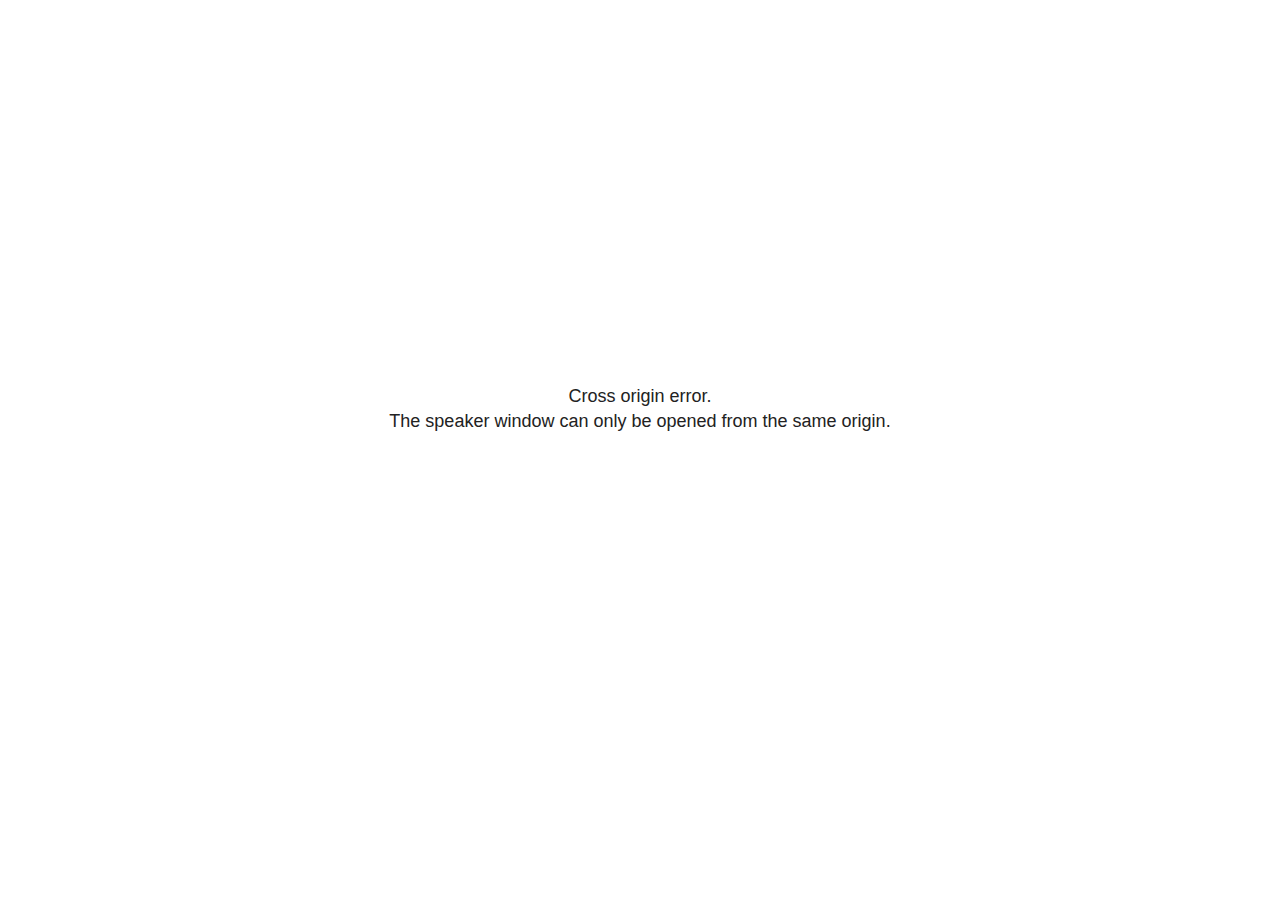
<file: docs/plugin/notes/speaker-view.html>
<!--
	NOTE: You need to build the notes plugin after making changes to this file.
-->
<html lang="en">
	<head>
		<meta charset="utf-8">

		<title>reveal.js - Speaker View</title>

		<style>
			body {
				font-family: Helvetica;
				font-size: 18px;
			}

			#current-slide,
			#upcoming-slide,
			#speaker-controls {
				padding: 6px;
				box-sizing: border-box;
				-moz-box-sizing: border-box;
			}

			#current-slide iframe,
			#upcoming-slide iframe {
				width: 100%;
				height: 100%;
				border: 1px solid #ddd;
			}

			#current-slide .label,
			#upcoming-slide .label {
				position: absolute;
				top: 10px;
				left: 10px;
				z-index: 2;
			}

			#connection-status {
				position: absolute;
				top: 0;
				left: 0;
				width: 100%;
				height: 100%;
				z-index: 20;
				padding: 30% 20% 20% 20%;
				font-size: 18px;
				color: #222;
				background: #fff;
				text-align: center;
				box-sizing: border-box;
				line-height: 1.4;
			}

			.overlay-element {
				height: 34px;
				line-height: 34px;
				padding: 0 10px;
				text-shadow: none;
				background: rgba( 220, 220, 220, 0.8 );
				color: #222;
				font-size: 14px;
			}

			.overlay-element.interactive:hover {
				background: rgba( 220, 220, 220, 1 );
			}

			#current-slide {
				position: absolute;
				width: 60%;
				height: 100%;
				top: 0;
				left: 0;
				padding-right: 0;
			}

			#upcoming-slide {
				position: absolute;
				width: 40%;
				height: 40%;
				right: 0;
				top: 0;
			}

			/* Speaker controls */
			#speaker-controls {
				position: absolute;
				top: 40%;
				right: 0;
				width: 40%;
				height: 60%;
				overflow: auto;
				font-size: 18px;
			}

				.speaker-controls-time.hidden,
				.speaker-controls-notes.hidden {
					display: none;
				}

				.speaker-controls-time .label,
				.speaker-controls-pace .label,
				.speaker-controls-notes .label {
					text-transform: uppercase;
					font-weight: normal;
					font-size: 0.66em;
					color: #666;
					margin: 0;
				}

				.speaker-controls-time, .speaker-controls-pace {
					border-bottom: 1px solid rgba( 200, 200, 200, 0.5 );
					margin-bottom: 10px;
					padding: 10px 16px;
					padding-bottom: 20px;
					cursor: pointer;
				}

				.speaker-controls-time .reset-button {
					opacity: 0;
					float: right;
					color: #666;
					text-decoration: none;
				}
				.speaker-controls-time:hover .reset-button {
					opacity: 1;
				}

				.speaker-controls-time .timer,
				.speaker-controls-time .clock {
					width: 50%;
				}

				.speaker-controls-time .timer,
				.speaker-controls-time .clock,
				.speaker-controls-time .pacing .hours-value,
				.speaker-controls-time .pacing .minutes-value,
				.speaker-controls-time .pacing .seconds-value {
					font-size: 1.9em;
				}

				.speaker-controls-time .timer {
					float: left;
				}

				.speaker-controls-time .clock {
					float: right;
					text-align: right;
				}

				.speaker-controls-time span.mute {
					opacity: 0.3;
				}

				.speaker-controls-time .pacing-title {
					margin-top: 5px;
				}

				.speaker-controls-time .pacing.ahead {
					color: blue;
				}

				.speaker-controls-time .pacing.on-track {
					color: green;
				}

				.speaker-controls-time .pacing.behind {
					color: red;
				}

				.speaker-controls-notes {
					padding: 10px 16px;
				}

				.speaker-controls-notes .value {
					margin-top: 5px;
					line-height: 1.4;
					font-size: 1.2em;
				}

			/* Layout selector */
			#speaker-layout {
				position: absolute;
				top: 10px;
				right: 10px;
				color: #222;
				z-index: 10;
			}
				#speaker-layout select {
					position: absolute;
					width: 100%;
					height: 100%;
					top: 0;
					left: 0;
					border: 0;
					box-shadow: 0;
					cursor: pointer;
					opacity: 0;

					font-size: 1em;
					background-color: transparent;

					-moz-appearance: none;
					-webkit-appearance: none;
					-webkit-tap-highlight-color: rgba(0, 0, 0, 0);
				}

				#speaker-layout select:focus {
					outline: none;
					box-shadow: none;
				}

			.clear {
				clear: both;
			}

			/* Speaker layout: Wide */
			body[data-speaker-layout="wide"] #current-slide,
			body[data-speaker-layout="wide"] #upcoming-slide {
				width: 50%;
				height: 45%;
				padding: 6px;
			}

			body[data-speaker-layout="wide"] #current-slide {
				top: 0;
				left: 0;
			}

			body[data-speaker-layout="wide"] #upcoming-slide {
				top: 0;
				left: 50%;
			}

			body[data-speaker-layout="wide"] #speaker-controls {
				top: 45%;
				left: 0;
				width: 100%;
				height: 50%;
				font-size: 1.25em;
			}

			/* Speaker layout: Tall */
			body[data-speaker-layout="tall"] #current-slide,
			body[data-speaker-layout="tall"] #upcoming-slide {
				width: 45%;
				height: 50%;
				padding: 6px;
			}

			body[data-speaker-layout="tall"] #current-slide {
				top: 0;
				left: 0;
			}

			body[data-speaker-layout="tall"] #upcoming-slide {
				top: 50%;
				left: 0;
			}

			body[data-speaker-layout="tall"] #speaker-controls {
				padding-top: 40px;
				top: 0;
				left: 45%;
				width: 55%;
				height: 100%;
				font-size: 1.25em;
			}

			/* Speaker layout: Notes only */
			body[data-speaker-layout="notes-only"] #current-slide,
			body[data-speaker-layout="notes-only"] #upcoming-slide {
				display: none;
			}

			body[data-speaker-layout="notes-only"] #speaker-controls {
				padding-top: 40px;
				top: 0;
				left: 0;
				width: 100%;
				height: 100%;
				font-size: 1.25em;
			}

			@media screen and (max-width: 1080px) {
				body[data-speaker-layout="default"] #speaker-controls {
					font-size: 16px;
				}
			}

			@media screen and (max-width: 900px) {
				body[data-speaker-layout="default"] #speaker-controls {
					font-size: 14px;
				}
			}

			@media screen and (max-width: 800px) {
				body[data-speaker-layout="default"] #speaker-controls {
					font-size: 12px;
				}
			}

		</style>
	</head>

	<body>

		<div id="connection-status">Loading speaker view...</div>

		<div id="current-slide"></div>
		<div id="upcoming-slide"><span class="overlay-element label">Upcoming</span></div>
		<div id="speaker-controls">
			<div class="speaker-controls-time">
				<h4 class="label">Time <span class="reset-button">Click to Reset</span></h4>
				<div class="clock">
					<span class="clock-value">0:00 AM</span>
				</div>
				<div class="timer">
					<span class="hours-value">00</span><span class="minutes-value">:00</span><span class="seconds-value">:00</span>
				</div>
				<div class="clear"></div>

				<h4 class="label pacing-title" style="display: none">Pacing – Time to finish current slide</h4>
				<div class="pacing" style="display: none">
					<span class="hours-value">00</span><span class="minutes-value">:00</span><span class="seconds-value">:00</span>
				</div>
			</div>

			<div class="speaker-controls-notes hidden">
				<h4 class="label">Notes</h4>
				<div class="value"></div>
			</div>
		</div>
		<div id="speaker-layout" class="overlay-element interactive">
			<span class="speaker-layout-label"></span>
			<select class="speaker-layout-dropdown"></select>
		</div>

		<script>

			(function() {

				var notes,
					notesValue,
					currentState,
					currentSlide,
					upcomingSlide,
					layoutLabel,
					layoutDropdown,
					pendingCalls = {},
					lastRevealApiCallId = 0,
					connected = false

				var connectionStatus = document.querySelector( '#connection-status' );

				var SPEAKER_LAYOUTS = {
					'default': 'Default',
					'wide': 'Wide',
					'tall': 'Tall',
					'notes-only': 'Notes only'
				};

				setupLayout();

				let openerOrigin;

				try {
					openerOrigin = window.opener.location.origin;
				}
				catch ( error ) { console.warn( error ) }

				// In order to prevent XSS, the speaker view will only run if its
				// opener has the same origin as itself
				if( window.location.origin !== openerOrigin ) {
					connectionStatus.innerHTML = 'Cross origin error.<br>The speaker window can only be opened from the same origin.';
					return;
				}

				var connectionTimeout = setTimeout( function() {
					connectionStatus.innerHTML = 'Error connecting to main window.<br>Please try closing and reopening the speaker view.';
				}, 5000 );

				window.addEventListener( 'message', function( event ) {

					clearTimeout( connectionTimeout );
					connectionStatus.style.display = 'none';

					var data = JSON.parse( event.data );

					// The overview mode is only useful to the reveal.js instance
					// where navigation occurs so we don't sync it
					if( data.state ) delete data.state.overview;

					// Messages sent by the notes plugin inside of the main window
					if( data && data.namespace === 'reveal-notes' ) {
						if( data.type === 'connect' ) {
							handleConnectMessage( data );
						}
						else if( data.type === 'state' ) {
							handleStateMessage( data );
						}
						else if( data.type === 'return' ) {
							pendingCalls[data.callId](data.result);
							delete pendingCalls[data.callId];
						}
					}
					// Messages sent by the reveal.js inside of the current slide preview
					else if( data && data.namespace === 'reveal' ) {
						if( /ready/.test( data.eventName ) ) {
							// Send a message back to notify that the handshake is complete
							window.opener.postMessage( JSON.stringify({ namespace: 'reveal-notes', type: 'connected'} ), '*' );
						}
						else if( /slidechanged|fragmentshown|fragmenthidden|paused|resumed/.test( data.eventName ) && currentState !== JSON.stringify( data.state ) ) {

							dispatchStateToMainWindow( data.state );

						}
					}

				} );

				/**
				 * Updates the presentation in the main window to match the state
				 * of the presentation in the notes window.
				 */
				const dispatchStateToMainWindow = debounce(( state ) => {
					window.opener.postMessage( JSON.stringify({ method: 'setState', args: [ state ]} ), '*' );
				}, 500);

				/**
				 * Asynchronously calls the Reveal.js API of the main frame.
				 */
				function callRevealApi( methodName, methodArguments, callback ) {

					var callId = ++lastRevealApiCallId;
					pendingCalls[callId] = callback;
					window.opener.postMessage( JSON.stringify( {
						namespace: 'reveal-notes',
						type: 'call',
						callId: callId,
						methodName: methodName,
						arguments: methodArguments
					} ), '*' );

				}

				/**
				 * Called when the main window is trying to establish a
				 * connection.
				 */
				function handleConnectMessage( data ) {

					if( connected === false ) {
						connected = true;

						setupIframes( data );
						setupKeyboard();
						setupNotes();
						setupTimer();
						setupHeartbeat();
					}

				}

				/**
				 * Called when the main window sends an updated state.
				 */
				function handleStateMessage( data ) {

					// Store the most recently set state to avoid circular loops
					// applying the same state
					currentState = JSON.stringify( data.state );

					// No need for updating the notes in case of fragment changes
					if ( data.notes ) {
						notes.classList.remove( 'hidden' );
						notesValue.style.whiteSpace = data.whitespace;
						if( data.markdown ) {
							notesValue.innerHTML = marked( data.notes );
						}
						else {
							notesValue.innerHTML = data.notes;
						}
					}
					else {
						notes.classList.add( 'hidden' );
					}

					// Update the note slides
					currentSlide.contentWindow.postMessage( JSON.stringify({ method: 'setState', args: [ data.state ] }), '*' );
					upcomingSlide.contentWindow.postMessage( JSON.stringify({ method: 'setState', args: [ data.state ] }), '*' );
					upcomingSlide.contentWindow.postMessage( JSON.stringify({ method: 'next' }), '*' );

				}

				// Limit to max one state update per X ms
				handleStateMessage = debounce( handleStateMessage, 200 );

				/**
				 * Forward keyboard events to the current slide window.
				 * This enables keyboard events to work even if focus
				 * isn't set on the current slide iframe.
				 *
				 * Block F5 default handling, it reloads and disconnects
				 * the speaker notes window.
				 */
				function setupKeyboard() {

					document.addEventListener( 'keydown', function( event ) {
						if( event.keyCode === 116 || ( event.metaKey && event.keyCode === 82 ) ) {
							event.preventDefault();
							return false;
						}
						currentSlide.contentWindow.postMessage( JSON.stringify({ method: 'triggerKey', args: [ event.keyCode ] }), '*' );
					} );

				}

				/**
				 * Creates the preview iframes.
				 */
				function setupIframes( data ) {

					var params = [
						'receiver',
						'progress=false',
						'history=false',
						'transition=none',
						'autoSlide=0',
						'backgroundTransition=none'
					].join( '&' );

					var urlSeparator = /\?/.test(data.url) ? '&' : '?';
					var hash = '#/' + data.state.indexh + '/' + data.state.indexv;
					var currentURL = data.url + urlSeparator + params + '&postMessageEvents=true' + hash;
					var upcomingURL = data.url + urlSeparator + params + '&controls=false' + hash;

					currentSlide = document.createElement( 'iframe' );
					currentSlide.setAttribute( 'width', 1280 );
					currentSlide.setAttribute( 'height', 1024 );
					currentSlide.setAttribute( 'src', currentURL );
					document.querySelector( '#current-slide' ).appendChild( currentSlide );

					upcomingSlide = document.createElement( 'iframe' );
					upcomingSlide.setAttribute( 'width', 640 );
					upcomingSlide.setAttribute( 'height', 512 );
					upcomingSlide.setAttribute( 'src', upcomingURL );
					document.querySelector( '#upcoming-slide' ).appendChild( upcomingSlide );

				}

				/**
				 * Setup the notes UI.
				 */
				function setupNotes() {

					notes = document.querySelector( '.speaker-controls-notes' );
					notesValue = document.querySelector( '.speaker-controls-notes .value' );

				}

				/**
				 * We send out a heartbeat at all times to ensure we can
				 * reconnect with the main presentation window after reloads.
				 */
				function setupHeartbeat() {

					setInterval( () => {
						window.opener.postMessage( JSON.stringify({ namespace: 'reveal-notes', type: 'heartbeat'} ), '*' );
					}, 1000 );

				}

				function getTimings( callback ) {

					callRevealApi( 'getSlidesAttributes', [], function ( slideAttributes ) {
						callRevealApi( 'getConfig', [], function ( config ) {
							var totalTime = config.totalTime;
							var minTimePerSlide = config.minimumTimePerSlide || 0;
							var defaultTiming = config.defaultTiming;
							if ((defaultTiming == null) && (totalTime == null)) {
								callback(null);
								return;
							}
							// Setting totalTime overrides defaultTiming
							if (totalTime) {
								defaultTiming = 0;
							}
							var timings = [];
							for ( var i in slideAttributes ) {
								var slide = slideAttributes[ i ];
								var timing = defaultTiming;
								if( slide.hasOwnProperty( 'data-timing' )) {
									var t = slide[ 'data-timing' ];
									timing = parseInt(t);
									if( isNaN(timing) ) {
										console.warn("Could not parse timing '" + t + "' of slide " + i + "; using default of " + defaultTiming);
										timing = defaultTiming;
									}
								}
								timings.push(timing);
							}
							if ( totalTime ) {
								// After we've allocated time to individual slides, we summarize it and
								// subtract it from the total time
								var remainingTime = totalTime - timings.reduce( function(a, b) { return a + b; }, 0 );
								// The remaining time is divided by the number of slides that have 0 seconds
								// allocated at the moment, giving the average time-per-slide on the remaining slides
								var remainingSlides = (timings.filter( function(x) { return x == 0 }) ).length
								var timePerSlide = Math.round( remainingTime / remainingSlides, 0 )
								// And now we replace every zero-value timing with that average
								timings = timings.map( function(x) { return (x==0 ? timePerSlide : x) } );
							}
							var slidesUnderMinimum = timings.filter( function(x) { return (x < minTimePerSlide) } ).length
							if ( slidesUnderMinimum ) {
								message = "The pacing time for " + slidesUnderMinimum + " slide(s) is under the configured minimum of " + minTimePerSlide + " seconds. Check the data-timing attribute on individual slides, or consider increasing the totalTime or minimumTimePerSlide configuration options (or removing some slides).";
								alert(message);
							}
							callback( timings );
						} );
					} );

				}

				/**
				 * Return the number of seconds allocated for presenting
				 * all slides up to and including this one.
				 */
				function getTimeAllocated( timings, callback ) {

					callRevealApi( 'getSlidePastCount', [], function ( currentSlide ) {
						var allocated = 0;
						for (var i in timings.slice(0, currentSlide + 1)) {
							allocated += timings[i];
						}
						callback( allocated );
					} );

				}

				/**
				 * Create the timer and clock and start updating them
				 * at an interval.
				 */
				function setupTimer() {

					var start = new Date(),
					timeEl = document.querySelector( '.speaker-controls-time' ),
					clockEl = timeEl.querySelector( '.clock-value' ),
					hoursEl = timeEl.querySelector( '.hours-value' ),
					minutesEl = timeEl.querySelector( '.minutes-value' ),
					secondsEl = timeEl.querySelector( '.seconds-value' ),
					pacingTitleEl = timeEl.querySelector( '.pacing-title' ),
					pacingEl = timeEl.querySelector( '.pacing' ),
					pacingHoursEl = pacingEl.querySelector( '.hours-value' ),
					pacingMinutesEl = pacingEl.querySelector( '.minutes-value' ),
					pacingSecondsEl = pacingEl.querySelector( '.seconds-value' );

					var timings = null;
					getTimings( function ( _timings ) {

						timings = _timings;
						if (_timings !== null) {
							pacingTitleEl.style.removeProperty('display');
							pacingEl.style.removeProperty('display');
						}

						// Update once directly
						_updateTimer();

						// Then update every second
						setInterval( _updateTimer, 1000 );

					} );


					function _resetTimer() {

						if (timings == null) {
							start = new Date();
							_updateTimer();
						}
						else {
							// Reset timer to beginning of current slide
							getTimeAllocated( timings, function ( slideEndTimingSeconds ) {
								var slideEndTiming = slideEndTimingSeconds * 1000;
								callRevealApi( 'getSlidePastCount', [], function ( currentSlide ) {
									var currentSlideTiming = timings[currentSlide] * 1000;
									var previousSlidesTiming = slideEndTiming - currentSlideTiming;
									var now = new Date();
									start = new Date(now.getTime() - previousSlidesTiming);
									_updateTimer();
								} );
							} );
						}

					}

					timeEl.addEventListener( 'click', function() {
						_resetTimer();
						return false;
					} );

					function _displayTime( hrEl, minEl, secEl, time) {

						var sign = Math.sign(time) == -1 ? "-" : "";
						time = Math.abs(Math.round(time / 1000));
						var seconds = time % 60;
						var minutes = Math.floor( time / 60 ) % 60 ;
						var hours = Math.floor( time / ( 60 * 60 )) ;
						hrEl.innerHTML = sign + zeroPadInteger( hours );
						if (hours == 0) {
							hrEl.classList.add( 'mute' );
						}
						else {
							hrEl.classList.remove( 'mute' );
						}
						minEl.innerHTML = ':' + zeroPadInteger( minutes );
						if (hours == 0 && minutes == 0) {
							minEl.classList.add( 'mute' );
						}
						else {
							minEl.classList.remove( 'mute' );
						}
						secEl.innerHTML = ':' + zeroPadInteger( seconds );
					}

					function _updateTimer() {

						var diff, hours, minutes, seconds,
						now = new Date();

						diff = now.getTime() - start.getTime();

						clockEl.innerHTML = now.toLocaleTimeString( 'en-US', { hour12: true, hour: '2-digit', minute:'2-digit' } );
						_displayTime( hoursEl, minutesEl, secondsEl, diff );
						if (timings !== null) {
							_updatePacing(diff);
						}

					}

					function _updatePacing(diff) {

						getTimeAllocated( timings, function ( slideEndTimingSeconds ) {
							var slideEndTiming = slideEndTimingSeconds * 1000;

							callRevealApi( 'getSlidePastCount', [], function ( currentSlide ) {
								var currentSlideTiming = timings[currentSlide] * 1000;
								var timeLeftCurrentSlide = slideEndTiming - diff;
								if (timeLeftCurrentSlide < 0) {
									pacingEl.className = 'pacing behind';
								}
								else if (timeLeftCurrentSlide < currentSlideTiming) {
									pacingEl.className = 'pacing on-track';
								}
								else {
									pacingEl.className = 'pacing ahead';
								}
								_displayTime( pacingHoursEl, pacingMinutesEl, pacingSecondsEl, timeLeftCurrentSlide );
							} );
						} );
					}

				}

				/**
				 * Sets up the speaker view layout and layout selector.
				 */
				function setupLayout() {

					layoutDropdown = document.querySelector( '.speaker-layout-dropdown' );
					layoutLabel = document.querySelector( '.speaker-layout-label' );

					// Render the list of available layouts
					for( var id in SPEAKER_LAYOUTS ) {
						var option = document.createElement( 'option' );
						option.setAttribute( 'value', id );
						option.textContent = SPEAKER_LAYOUTS[ id ];
						layoutDropdown.appendChild( option );
					}

					// Monitor the dropdown for changes
					layoutDropdown.addEventListener( 'change', function( event ) {

						setLayout( layoutDropdown.value );

					}, false );

					// Restore any currently persisted layout
					setLayout( getLayout() );

				}

				/**
				 * Sets a new speaker view layout. The layout is persisted
				 * in local storage.
				 */
				function setLayout( value ) {

					var title = SPEAKER_LAYOUTS[ value ];

					layoutLabel.innerHTML = 'Layout' + ( title ? ( ': ' + title ) : '' );
					layoutDropdown.value = value;

					document.body.setAttribute( 'data-speaker-layout', value );

					// Persist locally
					if( supportsLocalStorage() ) {
						window.localStorage.setItem( 'reveal-speaker-layout', value );
					}

				}

				/**
				 * Returns the ID of the most recently set speaker layout
				 * or our default layout if none has been set.
				 */
				function getLayout() {

					if( supportsLocalStorage() ) {
						var layout = window.localStorage.getItem( 'reveal-speaker-layout' );
						if( layout ) {
							return layout;
						}
					}

					// Default to the first record in the layouts hash
					for( var id in SPEAKER_LAYOUTS ) {
						return id;
					}

				}

				function supportsLocalStorage() {

					try {
						localStorage.setItem('test', 'test');
						localStorage.removeItem('test');
						return true;
					}
					catch( e ) {
						return false;
					}

				}

				function zeroPadInteger( num ) {

					var str = '00' + parseInt( num );
					return str.substring( str.length - 2 );

				}

				/**
				 * Limits the frequency at which a function can be called.
				 */
				function debounce( fn, ms ) {

					var lastTime = 0,
						timeout;

					return function() {

						var args = arguments;
						var context = this;

						clearTimeout( timeout );

						var timeSinceLastCall = Date.now() - lastTime;
						if( timeSinceLastCall > ms ) {
							fn.apply( context, args );
							lastTime = Date.now();
						}
						else {
							timeout = setTimeout( function() {
								fn.apply( context, args );
								lastTime = Date.now();
							}, ms - timeSinceLastCall );
						}

					}

				}

			})();

		</script>
	</body>
</html>
</file>
<file: docs/reveal-js/reveal.css>
/*!
* reveal.js 4.3.1
* https://revealjs.com
* MIT licensed
*
* Copyright (C) 2011-2022 Hakim El Hattab, https://hakim.se
*/
.reveal .r-stretch,.reveal .stretch{max-width:none;max-height:none}.reveal pre.r-stretch code,.reveal pre.stretch code{height:100%;max-height:100%;box-sizing:border-box}.reveal .r-fit-text{display:inline-block;white-space:nowrap}.reveal .r-stack{display:grid}.reveal .r-stack>*{grid-area:1/1;margin:auto}.reveal .r-hstack,.reveal .r-vstack{display:flex}.reveal .r-hstack img,.reveal .r-hstack video,.reveal .r-vstack img,.reveal .r-vstack video{min-width:0;min-height:0;-o-object-fit:contain;object-fit:contain}.reveal .r-vstack{flex-direction:column;align-items:center;justify-content:center}.reveal .r-hstack{flex-direction:row;align-items:center;justify-content:center}.reveal .items-stretch{align-items:stretch}.reveal .items-start{align-items:flex-start}.reveal .items-center{align-items:center}.reveal .items-end{align-items:flex-end}.reveal .justify-between{justify-content:space-between}.reveal .justify-around{justify-content:space-around}.reveal .justify-start{justify-content:flex-start}.reveal .justify-center{justify-content:center}.reveal .justify-end{justify-content:flex-end}html.reveal-full-page{width:100%;height:100%;height:100vh;height:calc(var(--vh,1vh) * 100);overflow:hidden}.reveal-viewport{height:100%;overflow:hidden;position:relative;line-height:1;margin:0;background-color:#fff;color:#000}.reveal-viewport:-webkit-full-screen{top:0!important;left:0!important;width:100%!important;height:100%!important;transform:none!important}.reveal-viewport:-ms-fullscreen{top:0!important;left:0!important;width:100%!important;height:100%!important;transform:none!important}.reveal-viewport:fullscreen{top:0!important;left:0!important;width:100%!important;height:100%!important;transform:none!important}.reveal .slides section .fragment{opacity:0;visibility:hidden;transition:all .2s ease;will-change:opacity}.reveal .slides section .fragment.visible{opacity:1;visibility:inherit}.reveal .slides section .fragment.disabled{transition:none}.reveal .slides section .fragment.grow{opacity:1;visibility:inherit}.reveal .slides section .fragment.grow.visible{transform:scale(1.3)}.reveal .slides section .fragment.shrink{opacity:1;visibility:inherit}.reveal .slides section .fragment.shrink.visible{transform:scale(.7)}.reveal .slides section .fragment.zoom-in{transform:scale(.1)}.reveal .slides section .fragment.zoom-in.visible{transform:none}.reveal .slides section .fragment.fade-out{opacity:1;visibility:inherit}.reveal .slides section .fragment.fade-out.visible{opacity:0;visibility:hidden}.reveal .slides section .fragment.semi-fade-out{opacity:1;visibility:inherit}.reveal .slides section .fragment.semi-fade-out.visible{opacity:.5;visibility:inherit}.reveal .slides section .fragment.strike{opacity:1;visibility:inherit}.reveal .slides section .fragment.strike.visible{text-decoration:line-through}.reveal .slides section .fragment.fade-up{transform:translate(0,40px)}.reveal .slides section .fragment.fade-up.visible{transform:translate(0,0)}.reveal .slides section .fragment.fade-down{transform:translate(0,-40px)}.reveal .slides section .fragment.fade-down.visible{transform:translate(0,0)}.reveal .slides section .fragment.fade-right{transform:translate(-40px,0)}.reveal .slides section .fragment.fade-right.visible{transform:translate(0,0)}.reveal .slides section .fragment.fade-left{transform:translate(40px,0)}.reveal .slides section .fragment.fade-left.visible{transform:translate(0,0)}.reveal .slides section .fragment.current-visible,.reveal .slides section .fragment.fade-in-then-out{opacity:0;visibility:hidden}.reveal .slides section .fragment.current-visible.current-fragment,.reveal .slides section .fragment.fade-in-then-out.current-fragment{opacity:1;visibility:inherit}.reveal .slides section .fragment.fade-in-then-semi-out{opacity:0;visibility:hidden}.reveal .slides section .fragment.fade-in-then-semi-out.visible{opacity:.5;visibility:inherit}.reveal .slides section .fragment.fade-in-then-semi-out.current-fragment{opacity:1;visibility:inherit}.reveal .slides section .fragment.highlight-blue,.reveal .slides section .fragment.highlight-current-blue,.reveal .slides section .fragment.highlight-current-green,.reveal .slides section .fragment.highlight-current-red,.reveal .slides section .fragment.highlight-green,.reveal .slides section .fragment.highlight-red{opacity:1;visibility:inherit}.reveal .slides section .fragment.highlight-red.visible{color:#ff2c2d}.reveal .slides section .fragment.highlight-green.visible{color:#17ff2e}.reveal .slides section .fragment.highlight-blue.visible{color:#1b91ff}.reveal .slides section .fragment.highlight-current-red.current-fragment{color:#ff2c2d}.reveal .slides section .fragment.highlight-current-green.current-fragment{color:#17ff2e}.reveal .slides section .fragment.highlight-current-blue.current-fragment{color:#1b91ff}.reveal:after{content:"";font-style:italic}.reveal iframe{z-index:1}.reveal a{position:relative}@keyframes bounce-right{0%,10%,25%,40%,50%{transform:translateX(0)}20%{transform:translateX(10px)}30%{transform:translateX(-5px)}}@keyframes bounce-left{0%,10%,25%,40%,50%{transform:translateX(0)}20%{transform:translateX(-10px)}30%{transform:translateX(5px)}}@keyframes bounce-down{0%,10%,25%,40%,50%{transform:translateY(0)}20%{transform:translateY(10px)}30%{transform:translateY(-5px)}}.reveal .controls{display:none;position:absolute;top:auto;bottom:12px;right:12px;left:auto;z-index:11;color:#000;pointer-events:none;font-size:10px}.reveal .controls button{position:absolute;padding:0;background-color:transparent;border:0;outline:0;cursor:pointer;color:currentColor;transform:scale(.9999);transition:color .2s ease,opacity .2s ease,transform .2s ease;z-index:2;pointer-events:auto;font-size:inherit;visibility:hidden;opacity:0;-webkit-appearance:none;-webkit-tap-highlight-color:transparent}.reveal .controls .controls-arrow:after,.reveal .controls .controls-arrow:before{content:"";position:absolute;top:0;left:0;width:2.6em;height:.5em;border-radius:.25em;background-color:currentColor;transition:all .15s ease,background-color .8s ease;transform-origin:.2em 50%;will-change:transform}.reveal .controls .controls-arrow{position:relative;width:3.6em;height:3.6em}.reveal .controls .controls-arrow:before{transform:translateX(.5em) translateY(1.55em) rotate(45deg)}.reveal .controls .controls-arrow:after{transform:translateX(.5em) translateY(1.55em) rotate(-45deg)}.reveal .controls .controls-arrow:hover:before{transform:translateX(.5em) translateY(1.55em) rotate(40deg)}.reveal .controls .controls-arrow:hover:after{transform:translateX(.5em) translateY(1.55em) rotate(-40deg)}.reveal .controls .controls-arrow:active:before{transform:translateX(.5em) translateY(1.55em) rotate(36deg)}.reveal .controls .controls-arrow:active:after{transform:translateX(.5em) translateY(1.55em) rotate(-36deg)}.reveal .controls .navigate-left{right:6.4em;bottom:3.2em;transform:translateX(-10px)}.reveal .controls .navigate-left.highlight{animation:bounce-left 2s 50 both ease-out}.reveal .controls .navigate-right{right:0;bottom:3.2em;transform:translateX(10px)}.reveal .controls .navigate-right .controls-arrow{transform:rotate(180deg)}.reveal .controls .navigate-right.highlight{animation:bounce-right 2s 50 both ease-out}.reveal .controls .navigate-up{right:3.2em;bottom:6.4em;transform:translateY(-10px)}.reveal .controls .navigate-up .controls-arrow{transform:rotate(90deg)}.reveal .controls .navigate-down{right:3.2em;bottom:-1.4em;padding-bottom:1.4em;transform:translateY(10px)}.reveal .controls .navigate-down .controls-arrow{transform:rotate(-90deg)}.reveal .controls .navigate-down.highlight{animation:bounce-down 2s 50 both ease-out}.reveal .controls[data-controls-back-arrows=faded] .navigate-up.enabled{opacity:.3}.reveal .controls[data-controls-back-arrows=faded] .navigate-up.enabled:hover{opacity:1}.reveal .controls[data-controls-back-arrows=hidden] .navigate-up.enabled{opacity:0;visibility:hidden}.reveal .controls .enabled{visibility:visible;opacity:.9;cursor:pointer;transform:none}.reveal .controls .enabled.fragmented{opacity:.5}.reveal .controls .enabled.fragmented:hover,.reveal .controls .enabled:hover{opacity:1}.reveal:not(.rtl) .controls[data-controls-back-arrows=faded] .navigate-left.enabled{opacity:.3}.reveal:not(.rtl) .controls[data-controls-back-arrows=faded] .navigate-left.enabled:hover{opacity:1}.reveal:not(.rtl) .controls[data-controls-back-arrows=hidden] .navigate-left.enabled{opacity:0;visibility:hidden}.reveal.rtl .controls[data-controls-back-arrows=faded] .navigate-right.enabled{opacity:.3}.reveal.rtl .controls[data-controls-back-arrows=faded] .navigate-right.enabled:hover{opacity:1}.reveal.rtl .controls[data-controls-back-arrows=hidden] .navigate-right.enabled{opacity:0;visibility:hidden}.reveal[data-navigation-mode=linear].has-horizontal-slides .navigate-down,.reveal[data-navigation-mode=linear].has-horizontal-slides .navigate-up{display:none}.reveal:not(.has-vertical-slides) .controls .navigate-left,.reveal[data-navigation-mode=linear].has-horizontal-slides .navigate-left{bottom:1.4em;right:5.5em}.reveal:not(.has-vertical-slides) .controls .navigate-right,.reveal[data-navigation-mode=linear].has-horizontal-slides .navigate-right{bottom:1.4em;right:.5em}.reveal:not(.has-horizontal-slides) .controls .navigate-up{right:1.4em;bottom:5em}.reveal:not(.has-horizontal-slides) .controls .navigate-down{right:1.4em;bottom:.5em}.reveal.has-dark-background .controls{color:#fff}.reveal.has-light-background .controls{color:#000}.reveal.no-hover .controls .controls-arrow:active:before,.reveal.no-hover .controls .controls-arrow:hover:before{transform:translateX(.5em) translateY(1.55em) rotate(45deg)}.reveal.no-hover .controls .controls-arrow:active:after,.reveal.no-hover .controls .controls-arrow:hover:after{transform:translateX(.5em) translateY(1.55em) rotate(-45deg)}@media screen and (min-width:500px){.reveal .controls[data-controls-layout=edges]{top:0;right:0;bottom:0;left:0}.reveal .controls[data-controls-layout=edges] .navigate-down,.reveal .controls[data-controls-layout=edges] .navigate-left,.reveal .controls[data-controls-layout=edges] .navigate-right,.reveal .controls[data-controls-layout=edges] .navigate-up{bottom:auto;right:auto}.reveal .controls[data-controls-layout=edges] .navigate-left{top:50%;left:.8em;margin-top:-1.8em}.reveal .controls[data-controls-layout=edges] .navigate-right{top:50%;right:.8em;margin-top:-1.8em}.reveal .controls[data-controls-layout=edges] .navigate-up{top:.8em;left:50%;margin-left:-1.8em}.reveal .controls[data-controls-layout=edges] .navigate-down{bottom:-.3em;left:50%;margin-left:-1.8em}}.reveal .progress{position:absolute;display:none;height:3px;width:100%;bottom:0;left:0;z-index:10;background-color:rgba(0,0,0,.2);color:#fff}.reveal .progress:after{content:"";display:block;position:absolute;height:10px;width:100%;top:-10px}.reveal .progress span{display:block;height:100%;width:100%;background-color:currentColor;transition:transform .8s cubic-bezier(.26,.86,.44,.985);transform-origin:0 0;transform:scaleX(0)}.reveal .slide-number{position:absolute;display:block;right:8px;bottom:8px;z-index:31;font-family:Helvetica,sans-serif;font-size:12px;line-height:1;color:#fff;background-color:rgba(0,0,0,.4);padding:5px}.reveal .slide-number a{color:currentColor}.reveal .slide-number-delimiter{margin:0 3px}.reveal{position:relative;width:100%;height:100%;overflow:hidden;touch-action:pinch-zoom}.reveal.embedded{touch-action:pan-y}.reveal .slides{position:absolute;width:100%;height:100%;top:0;right:0;bottom:0;left:0;margin:auto;pointer-events:none;overflow:visible;z-index:1;text-align:center;perspective:600px;perspective-origin:50% 40%}.reveal .slides>section{perspective:600px}.reveal .slides>section,.reveal .slides>section>section{display:none;position:absolute;width:100%;pointer-events:auto;z-index:10;transform-style:flat;transition:transform-origin .8s cubic-bezier(.26,.86,.44,.985),transform .8s cubic-bezier(.26,.86,.44,.985),visibility .8s cubic-bezier(.26,.86,.44,.985),opacity .8s cubic-bezier(.26,.86,.44,.985)}.reveal[data-transition-speed=fast] .slides section{transition-duration:.4s}.reveal[data-transition-speed=slow] .slides section{transition-duration:1.2s}.reveal .slides section[data-transition-speed=fast]{transition-duration:.4s}.reveal .slides section[data-transition-speed=slow]{transition-duration:1.2s}.reveal .slides>section.stack{padding-top:0;padding-bottom:0;pointer-events:none;height:100%}.reveal .slides>section.present,.reveal .slides>section>section.present{display:block;z-index:11;opacity:1}.reveal .slides>section:empty,.reveal .slides>section>section:empty,.reveal .slides>section>section[data-background-interactive],.reveal .slides>section[data-background-interactive]{pointer-events:none}.reveal.center,.reveal.center .slides,.reveal.center .slides section{min-height:0!important}.reveal .slides>section:not(.present),.reveal .slides>section>section:not(.present){pointer-events:none}.reveal.overview .slides>section,.reveal.overview .slides>section>section{pointer-events:auto}.reveal .slides>section.future,.reveal .slides>section.past,.reveal .slides>section>section.future,.reveal .slides>section>section.past{opacity:0}.reveal .slides>section[data-transition=slide].past,.reveal .slides>section[data-transition~=slide-out].past,.reveal.slide .slides>section:not([data-transition]).past{transform:translate(-150%,0)}.reveal .slides>section[data-transition=slide].future,.reveal .slides>section[data-transition~=slide-in].future,.reveal.slide .slides>section:not([data-transition]).future{transform:translate(150%,0)}.reveal .slides>section>section[data-transition=slide].past,.reveal .slides>section>section[data-transition~=slide-out].past,.reveal.slide .slides>section>section:not([data-transition]).past{transform:translate(0,-150%)}.reveal .slides>section>section[data-transition=slide].future,.reveal .slides>section>section[data-transition~=slide-in].future,.reveal.slide .slides>section>section:not([data-transition]).future{transform:translate(0,150%)}.reveal .slides>section[data-transition=linear].past,.reveal .slides>section[data-transition~=linear-out].past,.reveal.linear .slides>section:not([data-transition]).past{transform:translate(-150%,0)}.reveal .slides>section[data-transition=linear].future,.reveal .slides>section[data-transition~=linear-in].future,.reveal.linear .slides>section:not([data-transition]).future{transform:translate(150%,0)}.reveal .slides>section>section[data-transition=linear].past,.reveal .slides>section>section[data-transition~=linear-out].past,.reveal.linear .slides>section>section:not([data-transition]).past{transform:translate(0,-150%)}.reveal .slides>section>section[data-transition=linear].future,.reveal .slides>section>section[data-transition~=linear-in].future,.reveal.linear .slides>section>section:not([data-transition]).future{transform:translate(0,150%)}.reveal .slides section[data-transition=default].stack,.reveal.default .slides section.stack{transform-style:preserve-3d}.reveal .slides>section[data-transition=default].past,.reveal .slides>section[data-transition~=default-out].past,.reveal.default .slides>section:not([data-transition]).past{transform:translate3d(-100%,0,0) rotateY(-90deg) translate3d(-100%,0,0)}.reveal .slides>section[data-transition=default].future,.reveal .slides>section[data-transition~=default-in].future,.reveal.default .slides>section:not([data-transition]).future{transform:translate3d(100%,0,0) rotateY(90deg) translate3d(100%,0,0)}.reveal .slides>section>section[data-transition=default].past,.reveal .slides>section>section[data-transition~=default-out].past,.reveal.default .slides>section>section:not([data-transition]).past{transform:translate3d(0,-300px,0) rotateX(70deg) translate3d(0,-300px,0)}.reveal .slides>section>section[data-transition=default].future,.reveal .slides>section>section[data-transition~=default-in].future,.reveal.default .slides>section>section:not([data-transition]).future{transform:translate3d(0,300px,0) rotateX(-70deg) translate3d(0,300px,0)}.reveal .slides section[data-transition=convex].stack,.reveal.convex .slides section.stack{transform-style:preserve-3d}.reveal .slides>section[data-transition=convex].past,.reveal .slides>section[data-transition~=convex-out].past,.reveal.convex .slides>section:not([data-transition]).past{transform:translate3d(-100%,0,0) rotateY(-90deg) translate3d(-100%,0,0)}.reveal .slides>section[data-transition=convex].future,.reveal .slides>section[data-transition~=convex-in].future,.reveal.convex .slides>section:not([data-transition]).future{transform:translate3d(100%,0,0) rotateY(90deg) translate3d(100%,0,0)}.reveal .slides>section>section[data-transition=convex].past,.reveal .slides>section>section[data-transition~=convex-out].past,.reveal.convex .slides>section>section:not([data-transition]).past{transform:translate3d(0,-300px,0) rotateX(70deg) translate3d(0,-300px,0)}.reveal .slides>section>section[data-transition=convex].future,.reveal .slides>section>section[data-transition~=convex-in].future,.reveal.convex .slides>section>section:not([data-transition]).future{transform:translate3d(0,300px,0) rotateX(-70deg) translate3d(0,300px,0)}.reveal .slides section[data-transition=concave].stack,.reveal.concave .slides section.stack{transform-style:preserve-3d}.reveal .slides>section[data-transition=concave].past,.reveal .slides>section[data-transition~=concave-out].past,.reveal.concave .slides>section:not([data-transition]).past{transform:translate3d(-100%,0,0) rotateY(90deg) translate3d(-100%,0,0)}.reveal .slides>section[data-transition=concave].future,.reveal .slides>section[data-transition~=concave-in].future,.reveal.concave .slides>section:not([data-transition]).future{transform:translate3d(100%,0,0) rotateY(-90deg) translate3d(100%,0,0)}.reveal .slides>section>section[data-transition=concave].past,.reveal .slides>section>section[data-transition~=concave-out].past,.reveal.concave .slides>section>section:not([data-transition]).past{transform:translate3d(0,-80%,0) rotateX(-70deg) translate3d(0,-80%,0)}.reveal .slides>section>section[data-transition=concave].future,.reveal .slides>section>section[data-transition~=concave-in].future,.reveal.concave .slides>section>section:not([data-transition]).future{transform:translate3d(0,80%,0) rotateX(70deg) translate3d(0,80%,0)}.reveal .slides section[data-transition=zoom],.reveal.zoom .slides section:not([data-transition]){transition-timing-function:ease}.reveal .slides>section[data-transition=zoom].past,.reveal .slides>section[data-transition~=zoom-out].past,.reveal.zoom .slides>section:not([data-transition]).past{visibility:hidden;transform:scale(16)}.reveal .slides>section[data-transition=zoom].future,.reveal .slides>section[data-transition~=zoom-in].future,.reveal.zoom .slides>section:not([data-transition]).future{visibility:hidden;transform:scale(.2)}.reveal .slides>section>section[data-transition=zoom].past,.reveal .slides>section>section[data-transition~=zoom-out].past,.reveal.zoom .slides>section>section:not([data-transition]).past{transform:scale(16)}.reveal .slides>section>section[data-transition=zoom].future,.reveal .slides>section>section[data-transition~=zoom-in].future,.reveal.zoom .slides>section>section:not([data-transition]).future{transform:scale(.2)}.reveal.cube .slides{perspective:1300px}.reveal.cube .slides section{padding:30px;min-height:700px;-webkit-backface-visibility:hidden;backface-visibility:hidden;box-sizing:border-box;transform-style:preserve-3d}.reveal.center.cube .slides section{min-height:0}.reveal.cube .slides section:not(.stack):before{content:"";position:absolute;display:block;width:100%;height:100%;left:0;top:0;background:rgba(0,0,0,.1);border-radius:4px;transform:translateZ(-20px)}.reveal.cube .slides section:not(.stack):after{content:"";position:absolute;display:block;width:90%;height:30px;left:5%;bottom:0;background:0 0;z-index:1;border-radius:4px;box-shadow:0 95px 25px rgba(0,0,0,.2);transform:translateZ(-90px) rotateX(65deg)}.reveal.cube .slides>section.stack{padding:0;background:0 0}.reveal.cube .slides>section.past{transform-origin:100% 0;transform:translate3d(-100%,0,0) rotateY(-90deg)}.reveal.cube .slides>section.future{transform-origin:0 0;transform:translate3d(100%,0,0) rotateY(90deg)}.reveal.cube .slides>section>section.past{transform-origin:0 100%;transform:translate3d(0,-100%,0) rotateX(90deg)}.reveal.cube .slides>section>section.future{transform-origin:0 0;transform:translate3d(0,100%,0) rotateX(-90deg)}.reveal.page .slides{perspective-origin:0 50%;perspective:3000px}.reveal.page .slides section{padding:30px;min-height:700px;box-sizing:border-box;transform-style:preserve-3d}.reveal.page .slides section.past{z-index:12}.reveal.page .slides section:not(.stack):before{content:"";position:absolute;display:block;width:100%;height:100%;left:0;top:0;background:rgba(0,0,0,.1);transform:translateZ(-20px)}.reveal.page .slides section:not(.stack):after{content:"";position:absolute;display:block;width:90%;height:30px;left:5%;bottom:0;background:0 0;z-index:1;border-radius:4px;box-shadow:0 95px 25px rgba(0,0,0,.2);-webkit-transform:translateZ(-90px) rotateX(65deg)}.reveal.page .slides>section.stack{padding:0;background:0 0}.reveal.page .slides>section.past{transform-origin:0 0;transform:translate3d(-40%,0,0) rotateY(-80deg)}.reveal.page .slides>section.future{transform-origin:100% 0;transform:translate3d(0,0,0)}.reveal.page .slides>section>section.past{transform-origin:0 0;transform:translate3d(0,-40%,0) rotateX(80deg)}.reveal.page .slides>section>section.future{transform-origin:0 100%;transform:translate3d(0,0,0)}.reveal .slides section[data-transition=fade],.reveal.fade .slides section:not([data-transition]),.reveal.fade .slides>section>section:not([data-transition]){transform:none;transition:opacity .5s}.reveal.fade.overview .slides section,.reveal.fade.overview .slides>section>section{transition:none}.reveal .slides section[data-transition=none],.reveal.none .slides section:not([data-transition]){transform:none;transition:none}.reveal .pause-overlay{position:absolute;top:0;left:0;width:100%;height:100%;background:#000;visibility:hidden;opacity:0;z-index:100;transition:all 1s ease}.reveal .pause-overlay .resume-button{position:absolute;bottom:20px;right:20px;color:#ccc;border-radius:2px;padding:6px 14px;border:2px solid #ccc;font-size:16px;background:0 0;cursor:pointer}.reveal .pause-overlay .resume-button:hover{color:#fff;border-color:#fff}.reveal.paused .pause-overlay{visibility:visible;opacity:1}.reveal .no-transition,.reveal .no-transition *,.reveal .slides.disable-slide-transitions section{transition:none!important}.reveal .slides.disable-slide-transitions section{transform:none!important}.reveal .backgrounds{position:absolute;width:100%;height:100%;top:0;left:0;perspective:600px}.reveal .slide-background{display:none;position:absolute;width:100%;height:100%;opacity:0;visibility:hidden;overflow:hidden;background-color:rgba(0,0,0,0);transition:all .8s cubic-bezier(.26,.86,.44,.985)}.reveal .slide-background-content{position:absolute;width:100%;height:100%;background-position:50% 50%;background-repeat:no-repeat;background-size:cover}.reveal .slide-background.stack{display:block}.reveal .slide-background.present{opacity:1;visibility:visible;z-index:2}.print-pdf .reveal .slide-background{opacity:1!important;visibility:visible!important}.reveal .slide-background video{position:absolute;width:100%;height:100%;max-width:none;max-height:none;top:0;left:0;-o-object-fit:cover;object-fit:cover}.reveal .slide-background[data-background-size=contain] video{-o-object-fit:contain;object-fit:contain}.reveal>.backgrounds .slide-background[data-background-transition=none],.reveal[data-background-transition=none]>.backgrounds .slide-background:not([data-background-transition]){transition:none}.reveal>.backgrounds .slide-background[data-background-transition=slide],.reveal[data-background-transition=slide]>.backgrounds .slide-background:not([data-background-transition]){opacity:1}.reveal>.backgrounds .slide-background.past[data-background-transition=slide],.reveal[data-background-transition=slide]>.backgrounds .slide-background.past:not([data-background-transition]){transform:translate(-100%,0)}.reveal>.backgrounds .slide-background.future[data-background-transition=slide],.reveal[data-background-transition=slide]>.backgrounds .slide-background.future:not([data-background-transition]){transform:translate(100%,0)}.reveal>.backgrounds .slide-background>.slide-background.past[data-background-transition=slide],.reveal[data-background-transition=slide]>.backgrounds .slide-background>.slide-background.past:not([data-background-transition]){transform:translate(0,-100%)}.reveal>.backgrounds .slide-background>.slide-background.future[data-background-transition=slide],.reveal[data-background-transition=slide]>.backgrounds .slide-background>.slide-background.future:not([data-background-transition]){transform:translate(0,100%)}.reveal>.backgrounds .slide-background.past[data-background-transition=convex],.reveal[data-background-transition=convex]>.backgrounds .slide-background.past:not([data-background-transition]){opacity:0;transform:translate3d(-100%,0,0) rotateY(-90deg) translate3d(-100%,0,0)}.reveal>.backgrounds .slide-background.future[data-background-transition=convex],.reveal[data-background-transition=convex]>.backgrounds .slide-background.future:not([data-background-transition]){opacity:0;transform:translate3d(100%,0,0) rotateY(90deg) translate3d(100%,0,0)}.reveal>.backgrounds .slide-background>.slide-background.past[data-background-transition=convex],.reveal[data-background-transition=convex]>.backgrounds .slide-background>.slide-background.past:not([data-background-transition]){opacity:0;transform:translate3d(0,-100%,0) rotateX(90deg) translate3d(0,-100%,0)}.reveal>.backgrounds .slide-background>.slide-background.future[data-background-transition=convex],.reveal[data-background-transition=convex]>.backgrounds .slide-background>.slide-background.future:not([data-background-transition]){opacity:0;transform:translate3d(0,100%,0) rotateX(-90deg) translate3d(0,100%,0)}.reveal>.backgrounds .slide-background.past[data-background-transition=concave],.reveal[data-background-transition=concave]>.backgrounds .slide-background.past:not([data-background-transition]){opacity:0;transform:translate3d(-100%,0,0) rotateY(90deg) translate3d(-100%,0,0)}.reveal>.backgrounds .slide-background.future[data-background-transition=concave],.reveal[data-background-transition=concave]>.backgrounds .slide-background.future:not([data-background-transition]){opacity:0;transform:translate3d(100%,0,0) rotateY(-90deg) translate3d(100%,0,0)}.reveal>.backgrounds .slide-background>.slide-background.past[data-background-transition=concave],.reveal[data-background-transition=concave]>.backgrounds .slide-background>.slide-background.past:not([data-background-transition]){opacity:0;transform:translate3d(0,-100%,0) rotateX(-90deg) translate3d(0,-100%,0)}.reveal>.backgrounds .slide-background>.slide-background.future[data-background-transition=concave],.reveal[data-background-transition=concave]>.backgrounds .slide-background>.slide-background.future:not([data-background-transition]){opacity:0;transform:translate3d(0,100%,0) rotateX(90deg) translate3d(0,100%,0)}.reveal>.backgrounds .slide-background[data-background-transition=zoom],.reveal[data-background-transition=zoom]>.backgrounds .slide-background:not([data-background-transition]){transition-timing-function:ease}.reveal>.backgrounds .slide-background.past[data-background-transition=zoom],.reveal[data-background-transition=zoom]>.backgrounds .slide-background.past:not([data-background-transition]){opacity:0;visibility:hidden;transform:scale(16)}.reveal>.backgrounds .slide-background.future[data-background-transition=zoom],.reveal[data-background-transition=zoom]>.backgrounds .slide-background.future:not([data-background-transition]){opacity:0;visibility:hidden;transform:scale(.2)}.reveal>.backgrounds .slide-background>.slide-background.past[data-background-transition=zoom],.reveal[data-background-transition=zoom]>.backgrounds .slide-background>.slide-background.past:not([data-background-transition]){opacity:0;visibility:hidden;transform:scale(16)}.reveal>.backgrounds .slide-background>.slide-background.future[data-background-transition=zoom],.reveal[data-background-transition=zoom]>.backgrounds .slide-background>.slide-background.future:not([data-background-transition]){opacity:0;visibility:hidden;transform:scale(.2)}.reveal[data-transition-speed=fast]>.backgrounds .slide-background{transition-duration:.4s}.reveal[data-transition-speed=slow]>.backgrounds .slide-background{transition-duration:1.2s}.reveal [data-auto-animate-target^=unmatched]{will-change:opacity}.reveal section[data-auto-animate]:not(.stack):not([data-auto-animate=running]) [data-auto-animate-target^=unmatched]{opacity:0}.reveal.overview{perspective-origin:50% 50%;perspective:700px}.reveal.overview .slides{-moz-transform-style:preserve-3d}.reveal.overview .slides section{height:100%;top:0!important;opacity:1!important;overflow:hidden;visibility:visible!important;cursor:pointer;box-sizing:border-box}.reveal.overview .slides section.present,.reveal.overview .slides section:hover{outline:10px solid rgba(150,150,150,.4);outline-offset:10px}.reveal.overview .slides section .fragment{opacity:1;transition:none}.reveal.overview .slides section:after,.reveal.overview .slides section:before{display:none!important}.reveal.overview .slides>section.stack{padding:0;top:0!important;background:0 0;outline:0;overflow:visible}.reveal.overview .backgrounds{perspective:inherit;-moz-transform-style:preserve-3d}.reveal.overview .backgrounds .slide-background{opacity:1;visibility:visible;outline:10px solid rgba(150,150,150,.1);outline-offset:10px}.reveal.overview .backgrounds .slide-background.stack{overflow:visible}.reveal.overview .slides section,.reveal.overview-deactivating .slides section{transition:none}.reveal.overview .backgrounds .slide-background,.reveal.overview-deactivating .backgrounds .slide-background{transition:none}.reveal.rtl .slides,.reveal.rtl .slides h1,.reveal.rtl .slides h2,.reveal.rtl .slides h3,.reveal.rtl .slides h4,.reveal.rtl .slides h5,.reveal.rtl .slides h6{direction:rtl;font-family:sans-serif}.reveal.rtl code,.reveal.rtl pre{direction:ltr}.reveal.rtl ol,.reveal.rtl ul{text-align:right}.reveal.rtl .progress span{transform-origin:100% 0}.reveal.has-parallax-background .backgrounds{transition:all .8s ease}.reveal.has-parallax-background[data-transition-speed=fast] .backgrounds{transition-duration:.4s}.reveal.has-parallax-background[data-transition-speed=slow] .backgrounds{transition-duration:1.2s}.reveal>.overlay{position:absolute;top:0;left:0;width:100%;height:100%;z-index:1000;background:rgba(0,0,0,.9);transition:all .3s ease}.reveal>.overlay .spinner{position:absolute;display:block;top:50%;left:50%;width:32px;height:32px;margin:-16px 0 0 -16px;z-index:10;background-image:url([data-uri]%2F%2F%2F6%2Bvr8nJybW1tcDAwOjo6Nvb26ioqKOjo7Ozs%2FLy8vz8%2FAAAAAAAAAAAACH%2FC05FVFNDQVBFMi4wAwEAAAAh%2FhpDcmVhdGVkIHdpdGggYWpheGxvYWQuaW5mbwAh%[base64]%2FV%2FnmOM82XiHRLYKhKP1oZmADdEAAAh%2BQQJCgAAACwAAAAAIAAgAAAE6hDISWlZpOrNp1lGNRSdRpDUolIGw5RUYhhHukqFu8DsrEyqnWThGvAmhVlteBvojpTDDBUEIFwMFBRAmBkSgOrBFZogCASwBDEY%2FCZSg7GSE0gSCjQBMVG023xWBhklAnoEdhQEfyNqMIcKjhRsjEdnezB%2BA4k8gTwJhFuiW4dokXiloUepBAp5qaKpp6%2BHo7aWW54wl7obvEe0kRuoplCGepwSx2jJvqHEmGt6whJpGpfJCHmOoNHKaHx61WiSR92E4lbFoq%2BB6QDtuetcaBPnW6%2BO7wDHpIiK9SaVK5GgV543tzjgGcghAgAh%[base64]%2B%2BG%2Bw48edZPK%2BM6hLJpQg484enXIdQFSS1u6UhksENEQAAIfkECQoAAAAsAAAAACAAIAAABOcQyEmpGKLqzWcZRVUQnZYg1aBSh2GUVEIQ2aQOE%2BG%2BcD4ntpWkZQj1JIiZIogDFFyHI0UxQwFugMSOFIPJftfVAEoZLBbcLEFhlQiqGp1Vd140AUklUN3eCA51C1EWMzMCezCBBmkxVIVHBWd3HHl9JQOIJSdSnJ0TDKChCwUJjoWMPaGqDKannasMo6WnM562R5YluZRwur0wpgqZE7NKUm%2BFNRPIhjBJxKZteWuIBMN4zRMIVIhffcgojwCF117i4nlLnY5ztRLsnOk%2BaV%2BoJY7V7m76PdkS4trKcdg0Zc0tTcKkRAAAIfkECQoAAAAsAAAAACAAIAAABO4QyEkpKqjqzScpRaVkXZWQEximw1BSCUEIlDohrft6cpKCk5xid5MNJTaAIkekKGQkWyKHkvhKsR7ARmitkAYDYRIbUQRQjWBwJRzChi9CRlBcY1UN4g0%[base64]%[base64]%2BE71SRQeyqUToLA7VxF0JDyIQh%2FMVVPMt1ECZlfcjZJ9mIKoaTl1MRIl5o4CUKXOwmyrCInCKqcWtvadL2SYhyASyNDJ0uIiRMDjI0Fd30%2FiI2UA5GSS5UDj2l6NoqgOgN4gksEBgYFf0FDqKgHnyZ9OX8HrgYHdHpcHQULXAS2qKpENRg7eAMLC7kTBaixUYFkKAzWAAnLC7FLVxLWDBLKCwaKTULgEwbLA4hJtOkSBNqITT3xEgfLpBtzE%2FjiuL04RGEBgwWhShRgQExHBAAh%2BQQJCgAAACwAAAAAIAAgAAAE7xDISWlSqerNpyJKhWRdlSAVoVLCWk6JKlAqAavhO9UkUHsqlE6CwO1cRdCQ8iEIfzFVTzLdRAmZX3I2SfZiCqGk5dTESJeaOAlClzsJsqwiJwiqnFrb2nS9kmIcgEsjQydLiIlHehhpejaIjzh9eomSjZR%[base64]%2BE71SRQeyqUToLA7VxF0JDyIQh%[base64]%2BE71SRQeyqUToLA7VxF0JDyIQh%2FMVVPMt1ECZlfcjZJ9mIKoaTl1MRIl5o4CUKXOwmyrCInCKqcWtvadL2SYhyASyNDJ0uIiUd6GAULDJCRiXo1CpGXDJOUjY%2BYip9DhToJA4RBLwMLCwVDfRgbBAaqqoZ1XBMHswsHtxtFaH1iqaoGNgAIxRpbFAgfPQSqpbgGBqUD1wBXeCYp1AYZ19JJOYgH1KwA4UBvQwXUBxPqVD9L3sbp2BNk2xvvFPJd%2BMFCN6HAAIKgNggY0KtEBAAh%[base64]%2BvsYMDAzZQPC9VCNkDWUhGkuE5PxJNwiUK4UfLzOlD4WvzAHaoG9nxPi5d%2BjYUqfAhhykOFwJWiAAAIfkECQoAAAAsAAAAACAAIAAABPAQyElpUqnqzaciSoVkXVUMFaFSwlpOCcMYlErAavhOMnNLNo8KsZsMZItJEIDIFSkLGQoQTNhIsFehRww2CQLKF0tYGKYSg%2BygsZIuNqJksKgbfgIGepNo2cIUB3V1B3IvNiBYNQaDSTtfhhx0CwVPI0UJe0%2Bbm4g5VgcGoqOcnjmjqDSdnhgEoamcsZuXO1aWQy8KAwOAuTYYGwi7w5h%2BKr0SJ8MFihpNbx%2B4Erq7BYBuzsdiH1jCAzoSfl0rVirNbRXlBBlLX%2BBP0XJLAPGzTkAuAOqb0WT5AH7OcdCm5B8TgRwSRKIHQtaLCwg1RAAAOwAAAAAAAAAAAA%3D%3D);visibility:visible;opacity:.6;transition:all .3s ease}.reveal>.overlay header{position:absolute;left:0;top:0;width:100%;padding:5px;z-index:2;box-sizing:border-box}.reveal>.overlay header a{display:inline-block;width:40px;height:40px;line-height:36px;padding:0 10px;float:right;opacity:.6;box-sizing:border-box}.reveal>.overlay header a:hover{opacity:1}.reveal>.overlay header a .icon{display:inline-block;width:20px;height:20px;background-position:50% 50%;background-size:100%;background-repeat:no-repeat}.reveal>.overlay header a.close .icon{background-image:url([data-uri])}.reveal>.overlay header a.external .icon{background-image:url([data-uri])}.reveal>.overlay .viewport{position:absolute;display:flex;top:50px;right:0;bottom:0;left:0}.reveal>.overlay.overlay-preview .viewport iframe{width:100%;height:100%;max-width:100%;max-height:100%;border:0;opacity:0;visibility:hidden;transition:all .3s ease}.reveal>.overlay.overlay-preview.loaded .viewport iframe{opacity:1;visibility:visible}.reveal>.overlay.overlay-preview.loaded .viewport-inner{position:absolute;z-index:-1;left:0;top:45%;width:100%;text-align:center;letter-spacing:normal}.reveal>.overlay.overlay-preview .x-frame-error{opacity:0;transition:opacity .3s ease .3s}.reveal>.overlay.overlay-preview.loaded .x-frame-error{opacity:1}.reveal>.overlay.overlay-preview.loaded .spinner{opacity:0;visibility:hidden;transform:scale(.2)}.reveal>.overlay.overlay-help .viewport{overflow:auto;color:#fff}.reveal>.overlay.overlay-help .viewport .viewport-inner{width:600px;margin:auto;padding:20px 20px 80px 20px;text-align:center;letter-spacing:normal}.reveal>.overlay.overlay-help .viewport .viewport-inner .title{font-size:20px}.reveal>.overlay.overlay-help .viewport .viewport-inner table{border:1px solid #fff;border-collapse:collapse;font-size:16px}.reveal>.overlay.overlay-help .viewport .viewport-inner table td,.reveal>.overlay.overlay-help .viewport .viewport-inner table th{width:200px;padding:14px;border:1px solid #fff;vertical-align:middle}.reveal>.overlay.overlay-help .viewport .viewport-inner table th{padding-top:20px;padding-bottom:20px}.reveal .playback{position:absolute;left:15px;bottom:20px;z-index:30;cursor:pointer;transition:all .4s ease;-webkit-tap-highlight-color:transparent}.reveal.overview .playback{opacity:0;visibility:hidden}.reveal .hljs{min-height:100%}.reveal .hljs table{margin:initial}.reveal .hljs-ln-code,.reveal .hljs-ln-numbers{padding:0;border:0}.reveal .hljs-ln-numbers{opacity:.6;padding-right:.75em;text-align:right;vertical-align:top}.reveal .hljs.has-highlights tr:not(.highlight-line){opacity:.4}.reveal .hljs:not(:first-child).fragment{position:absolute;top:0;left:0;width:100%;box-sizing:border-box}.reveal pre[data-auto-animate-target]{overflow:hidden}.reveal pre[data-auto-animate-target] code{height:100%}.reveal .roll{display:inline-block;line-height:1.2;overflow:hidden;vertical-align:top;perspective:400px;perspective-origin:50% 50%}.reveal .roll:hover{background:0 0;text-shadow:none}.reveal .roll span{display:block;position:relative;padding:0 2px;pointer-events:none;transition:all .4s ease;transform-origin:50% 0;transform-style:preserve-3d;-webkit-backface-visibility:hidden;backface-visibility:hidden}.reveal .roll:hover span{background:rgba(0,0,0,.5);transform:translate3d(0,0,-45px) rotateX(90deg)}.reveal .roll span:after{content:attr(data-title);display:block;position:absolute;left:0;top:0;padding:0 2px;-webkit-backface-visibility:hidden;backface-visibility:hidden;transform-origin:50% 0;transform:translate3d(0,110%,0) rotateX(-90deg)}.reveal aside.notes{display:none}.reveal .speaker-notes{display:none;position:absolute;width:33.3333333333%;height:100%;top:0;left:100%;padding:14px 18px 14px 18px;z-index:1;font-size:18px;line-height:1.4;border:1px solid rgba(0,0,0,.05);color:#222;background-color:#f5f5f5;overflow:auto;box-sizing:border-box;text-align:left;font-family:Helvetica,sans-serif;-webkit-overflow-scrolling:touch}.reveal .speaker-notes .notes-placeholder{color:#ccc;font-style:italic}.reveal .speaker-notes:focus{outline:0}.reveal .speaker-notes:before{content:"Speaker notes";display:block;margin-bottom:10px;opacity:.5}.reveal.show-notes{max-width:75%;overflow:visible}.reveal.show-notes .speaker-notes{display:block}@media screen and (min-width:1600px){.reveal .speaker-notes{font-size:20px}}@media screen and (max-width:1024px){.reveal.show-notes{border-left:0;max-width:none;max-height:70%;max-height:70vh;overflow:visible}.reveal.show-notes .speaker-notes{top:100%;left:0;width:100%;height:30vh;border:0}}@media screen and (max-width:600px){.reveal.show-notes{max-height:60%;max-height:60vh}.reveal.show-notes .speaker-notes{top:100%;height:40vh}.reveal .speaker-notes{font-size:14px}}.zoomed .reveal *,.zoomed .reveal :after,.zoomed .reveal :before{-webkit-backface-visibility:visible!important;backface-visibility:visible!important}.zoomed .reveal .controls,.zoomed .reveal .progress{opacity:0}.zoomed .reveal .roll span{background:0 0}.zoomed .reveal .roll span:after{visibility:hidden}html.print-pdf *{-webkit-print-color-adjust:exact}html.print-pdf{width:100%;height:100%;overflow:visible}html.print-pdf body{margin:0 auto!important;border:0;padding:0;float:none!important;overflow:visible}html.print-pdf .nestedarrow,html.print-pdf .reveal .controls,html.print-pdf .reveal .playback,html.print-pdf .reveal .progress,html.print-pdf .reveal.overview,html.print-pdf .state-background{display:none!important}html.print-pdf .reveal pre code{overflow:hidden!important;font-family:Courier,"Courier New",monospace!important}html.print-pdf .reveal{width:auto!important;height:auto!important;overflow:hidden!important}html.print-pdf .reveal .slides{position:static;width:100%!important;height:auto!important;zoom:1!important;pointer-events:initial;left:auto;top:auto;margin:0!important;padding:0!important;overflow:visible;display:block;perspective:none;perspective-origin:50% 50%}html.print-pdf .reveal .slides .pdf-page{position:relative;overflow:hidden;z-index:1;page-break-after:always}html.print-pdf .reveal .slides section{visibility:visible!important;display:block!important;position:absolute!important;margin:0!important;padding:0!important;box-sizing:border-box!important;min-height:1px;opacity:1!important;transform-style:flat!important;transform:none!important}html.print-pdf .reveal section.stack{position:relative!important;margin:0!important;padding:0!important;page-break-after:avoid!important;height:auto!important;min-height:auto!important}html.print-pdf .reveal img{box-shadow:none}html.print-pdf .reveal .backgrounds{display:none}html.print-pdf .reveal .slide-background{display:block!important;position:absolute;top:0;left:0;width:100%;height:100%;z-index:auto!important}html.print-pdf .reveal.show-notes{max-width:none;max-height:none}html.print-pdf .reveal .speaker-notes-pdf{display:block;width:100%;height:auto;max-height:none;top:auto;right:auto;bottom:auto;left:auto;z-index:100}html.print-pdf .reveal .speaker-notes-pdf[data-layout=separate-page]{position:relative;color:inherit;background-color:transparent;padding:20px;page-break-after:always;border:0}html.print-pdf .reveal .slide-number-pdf{display:block;position:absolute;font-size:14px}html.print-pdf .aria-status{display:none}@media print{html:not(.print-pdf){background:#fff;width:auto;height:auto;overflow:visible}html:not(.print-pdf) body{background:#fff;font-size:20pt;width:auto;height:auto;border:0;margin:0 5%;padding:0;overflow:visible;float:none!important}html:not(.print-pdf) .controls,html:not(.print-pdf) .fork-reveal,html:not(.print-pdf) .nestedarrow,html:not(.print-pdf) .reveal .backgrounds,html:not(.print-pdf) .reveal .progress,html:not(.print-pdf) .reveal .slide-number,html:not(.print-pdf) .share-reveal,html:not(.print-pdf) .state-background{display:none!important}html:not(.print-pdf) body,html:not(.print-pdf) li,html:not(.print-pdf) p,html:not(.print-pdf) td{font-size:20pt!important;color:#000}html:not(.print-pdf) h1,html:not(.print-pdf) h2,html:not(.print-pdf) h3,html:not(.print-pdf) h4,html:not(.print-pdf) h5,html:not(.print-pdf) h6{color:#000!important;height:auto;line-height:normal;text-align:left;letter-spacing:normal}html:not(.print-pdf) h1{font-size:28pt!important}html:not(.print-pdf) h2{font-size:24pt!important}html:not(.print-pdf) h3{font-size:22pt!important}html:not(.print-pdf) h4{font-size:22pt!important;font-variant:small-caps}html:not(.print-pdf) h5{font-size:21pt!important}html:not(.print-pdf) h6{font-size:20pt!important;font-style:italic}html:not(.print-pdf) a:link,html:not(.print-pdf) a:visited{color:#000!important;font-weight:700;text-decoration:underline}html:not(.print-pdf) div,html:not(.print-pdf) ol,html:not(.print-pdf) p,html:not(.print-pdf) ul{visibility:visible;position:static;width:auto;height:auto;display:block;overflow:visible;margin:0;text-align:left!important}html:not(.print-pdf) .reveal pre,html:not(.print-pdf) .reveal table{margin-left:0;margin-right:0}html:not(.print-pdf) .reveal pre code{padding:20px}html:not(.print-pdf) .reveal blockquote{margin:20px 0}html:not(.print-pdf) .reveal .slides{position:static!important;width:auto!important;height:auto!important;left:0!important;top:0!important;margin-left:0!important;margin-top:0!important;padding:0!important;zoom:1!important;transform:none!important;overflow:visible!important;display:block!important;text-align:left!important;perspective:none;perspective-origin:50% 50%}html:not(.print-pdf) .reveal .slides section{visibility:visible!important;position:static!important;width:auto!important;height:auto!important;display:block!important;overflow:visible!important;left:0!important;top:0!important;margin-left:0!important;margin-top:0!important;padding:60px 20px!important;z-index:auto!important;opacity:1!important;page-break-after:always!important;transform-style:flat!important;transform:none!important;transition:none!important}html:not(.print-pdf) .reveal .slides section.stack{padding:0!important}html:not(.print-pdf) .reveal section:last-of-type{page-break-after:avoid!important}html:not(.print-pdf) .reveal section .fragment{opacity:1!important;visibility:visible!important;transform:none!important}html:not(.print-pdf) .reveal .r-fit-text{white-space:normal!important}html:not(.print-pdf) .reveal section img{display:block;margin:15px 0;background:#fff;border:1px solid #666;box-shadow:none}html:not(.print-pdf) .reveal section small{font-size:.8em}html:not(.print-pdf) .reveal .hljs{max-height:100%;white-space:pre-wrap;word-wrap:break-word;word-break:break-word;font-size:15pt}html:not(.print-pdf) .reveal .hljs .hljs-ln-numbers{white-space:nowrap}html:not(.print-pdf) .reveal .hljs td{font-size:inherit!important;color:inherit!important}}
</file>
<file: docs/reveal-js/theme/custom.css>
/**
 * White theme for reveal.js. This is the opposite of the 'black' theme.
 *
 * By Hakim El Hattab, http://hakim.se
 */
@import url(./fonts/Montserrat/Montserrat.css);
@import url(./fonts/Fira_Code/fira.css);
@import url(./fonts/Inter/inter.css);
/* @import url(./fonts/source-sans-pro/source-sans-pro.css); */
section.has-dark-background, section.has-dark-background h1, section.has-dark-background h2, section.has-dark-background h3, section.has-dark-background h4, section.has-dark-background h5, section.has-dark-background h6 {
  color: #fff;
}

/*********************************************
 * GLOBAL STYLES
 *********************************************/
:root {
  --r-background-color: #fff;
  --r-background-color-red-slide: #df3523;
  --r-background-color-dark-slide: #2c2c2c;
  --r-main-font: Inter, Montserrat, Source Sans Pro, Helvetica, sans-serif;
  --r-main-font-size: 42px;
  --r-main-color: #222;
  --r-main-color-red-slide: #fff;
  --r-main-color-dark-slide: #faa;
  --r-block-margin: 20px;
  --r-heading-margin: 0 0 20px 0;
  --r-heading-font: Inter, Montserrat, Source Sans Pro, Helvetica, sans-serif;
  --r-heading-color: #df3523;
  --r-heading-line-height: 1.2;
  --r-heading-letter-spacing: normal;
  --r-heading-text-transform: normal;
  --r-heading-text-shadow: none;
  --r-heading-font-weight: 600;
  --r-heading1-text-shadow: none;
  --r-heading1-size: 2.5em;
  --r-heading2-size: 1.6em;
  --r-heading3-size: 1.3em;
  --r-heading4-size: 1em;
  --r-code-font: Fira Code, monospace;
  --r-link-color: #2a76dd;
  --r-link-color-dark: #1a53a1;
  --r-link-color-hover: #6ca0e8;
  --r-selection-background-color: #fc2727;
  --r-selection-color: #fff;
}

.reveal-viewport {
  background: #fff;
  background-color: var(--r-background-color);
}

.reveal {
  font-family: var(--r-main-font);
  font-size: var(--r-main-font-size);
  font-weight: normal;
  color: var(--r-main-color);
}

.reveal ::selection {
  color: var(--r-selection-color);
  background: var(--r-selection-background-color);
  text-shadow: #000 0px 0px 5px;
}

.reveal ::-moz-selection {
  color: var(--r-selection-color);
  background: var(--r-selection-background-color);
  text-shadow: #000 0px 0px 5px;
}

.reveal .slides section,
.reveal .slides section > section {
  line-height: 1.3;
  font-weight: inherit;
}

.reveal .slide-number {
  border-radius: 10%;
}

/*********************************************
 * HEADERS
 *********************************************/
.reveal h1,
.reveal h2,
.reveal h3,
.reveal h4,
.reveal h5,
.reveal h6 {
  margin: var(--r-heading-margin);
  color: var(--r-heading-color);
  font-family: var(--r-heading-font);
  font-weight: var(--r-heading-font-weight);
  line-height: var(--r-heading-line-height);
  letter-spacing: var(--r-heading-letter-spacing);
  text-transform: var(--r-heading-text-transform);
  text-shadow: var(--r-heading-text-shadow);
  word-wrap: break-word;
}

.reveal h1 {
  font-size: var(--r-heading1-size);
}

.reveal h2 {
  font-size: var(--r-heading2-size);
}

.reveal h3 {
  font-size: var(--r-heading3-size);
}

.reveal h4 {
  font-size: var(--r-heading4-size);
}

.reveal h1 {
  text-shadow: var(--r-heading1-text-shadow);
}

/*********************************************
 * OTHER
 *********************************************/
.reveal p {
  margin: var(--r-block-margin) 0;
  line-height: 1.3;
}

/* Remove trailing margins after titles */
.reveal h1:last-child,
.reveal h2:last-child,
.reveal h3:last-child,
.reveal h4:last-child,
.reveal h5:last-child,
.reveal h6:last-child {
  margin-bottom: 0;
}

/* Ensure certain elements are never larger than the slide itself */
.reveal img,
.reveal video,
.reveal iframe {
  max-width: 95%;
  max-height: 95%;
}

.reveal strong,
.reveal b {
  font-weight: bold;
}

.reveal em {
  font-style: italic;
}

.reveal ol,
.reveal dl,
.reveal ul ul {
  line-height:1.5em
}
.reveal ul {
  display: inline-block;
  text-align: left;
  margin: 0 0 0 1em;
  line-height:2em;
}

.reveal ol {
  list-style-type: decimal;
}

.reveal ul {
  list-style-type: disc;
}

.reveal ul ul {
  list-style-type: square;
}

.reveal ul ul ul {
  list-style-type: circle;
}

.reveal ul ul,
.reveal ul ol,
.reveal ol ol,
.reveal ol ul {
  display: block;
  margin-left: 40px;
}

.reveal dt {
  font-weight: bold;
}

.reveal dd {
  margin-left: 40px;
}

.reveal blockquote {
  display: block;
  position: relative;
  width: 70%;
  margin: var(--r-block-margin) auto;
  padding: 5px;
  font-style: italic;
  background: rgba(255, 255, 255, 0.05);
  box-shadow: 0px 0px 2px rgba(0, 0, 0, 0.2);
}

.reveal blockquote p:first-child,
.reveal blockquote p:last-child {
  display: inline-block;
}

.reveal q {
  font-style: italic;
}

.reveal pre {
  display: block;
  position: relative;
  width: 90%;
  margin: var(--r-block-margin) auto;
  text-align: left;
  font-size: 0.55em;
  font-family: var(--r-code-font);
  line-height: 1.2em;
  word-wrap: break-word;
  box-shadow: 0px 5px 15px rgba(0, 0, 0, 0.15);
}

.reveal code {
  font-family: var(--r-code-font);
  text-transform: none;
  tab-size: 2;
}

.reveal c {
  font-family: var(--r-code-font);
  text-transform: none;
  font-weight: 500;
  font-size: 1em;
  tab-size: 2;
}


.reveal pre code {
  display: block;
  padding: 5px;
  overflow: auto;
  max-height: 400px;
  word-wrap: normal;
}

.reveal .code-wrapper {
  white-space: normal;
  width: fit-content;
}

.reveal .code-wrapper code {
  white-space: pre;
}

.reveal table {
  margin: auto;
  border-collapse: collapse;
  border-spacing: 0;
}

.reveal table th {
  font-weight: bold;
}

.reveal table th,
.reveal table td {
  text-align: left;
  padding: 0.2em 0.5em 0.2em 0.5em;
  border-bottom: 1px solid;
}

.reveal table th[align=center],
.reveal table td[align=center] {
  text-align: center;
}

.reveal table th[align=right],
.reveal table td[align=right] {
  text-align: right;
}

.reveal table tbody tr:last-child th,
.reveal table tbody tr:last-child td {
  border-bottom: none;
}

.reveal sup {
  vertical-align: super;
  font-size: smaller;
}

.reveal sub {
  vertical-align: sub;
  font-size: smaller;
}

.reveal small {
  display: inline-block;
  font-size: 0.6em;
  line-height: 1.2em;
  vertical-align: top;
}

.reveal small * {
  vertical-align: top;
}

.reveal img {
  margin: var(--r-block-margin) 0;
}

/*********************************************
 * LINKS
 *********************************************/
.reveal a {
  color: var(--r-link-color);
  text-decoration: none;
  transition: color 0.15s ease;
}

.reveal a:hover {
  color: var(--r-link-color-hover);
  text-shadow: none;
  border: none;
}

.reveal .roll span:after {
  color: #fff;
  background: var(--r-link-color-dark);
}

/*********************************************
 * Frame helper
 *********************************************/
.reveal .r-frame {
  border: 4px solid var(--r-main-color);
  box-shadow: 0 0 10px rgba(0, 0, 0, 0.15);
}

.reveal a .r-frame {
  transition: all 0.15s linear;
}

.reveal a:hover .r-frame {
  border-color: var(--r-link-color);
  box-shadow: 0 0 20px rgba(0, 0, 0, 0.55);
}

/*********************************************
 * NAVIGATION CONTROLS
 *********************************************/
.reveal .controls {
  color: black;
}

/*********************************************
 * PROGRESS BAR
 *********************************************/
.reveal .progress {
  background: rgba(0, 0, 0, 0);
  color: black;
}

/*********************************************
 * PRINT BACKGROUND
 *********************************************/
@media print {
  .backgrounds {
    background-color: var(--r-background-color);
  }
}
</file>
<file: docs/plugin/highlight/custom.css>
/*
Monokai style - ported by Luigi Maselli - http://grigio.org
*/

.hljs {
  display: block;
  overflow-x: auto;
  padding: 0.5em;
  background: #272822;
  color: #f2f2f2;
  font-size: 1.3em;
}

.hljs-ln tr {
  height: 1.4em ;
}

.hljs-tag,
.hljs-keyword,
.hljs-selector-tag,
.hljs-literal,
.hljs-strong,
.hljs-name {
  color: #ff5e5e;
}

.hljs-code {
  color: #66d9ef;
}

.hljs-class .hljs-title {
  color: #88b2f4;
}

.hljs-attribute,
/* .hljs-symbol, */
.hljs-regexp,
.hljs-link {
  color: #bf79db;
}

.hljs-title {
  color: #ecc743;
}

.hljs-number,
.hljs-string {
  color: #16ca18;
}

.hljs-bullet,
.hljs-subst,
.hljs-section,
.hljs-emphasis,
.hljs-type,
.hljs-built_in,
.hljs-builtin-name,
.hljs-selector-attr,
.hljs-selector-pseudo,
.hljs-addition,
.hljs-variable,
.hljs-template-tag,
.hljs-template-variable {
  color: #88b2f4;
}

.hljs-comment,
.hljs-quote,
.hljs-deletion,
.hljs-meta {
  color: #67cff8;
}

.hljs-keyword,
.hljs-selector-tag,
.hljs-literal,
.hljs-doctag,
.hljs-title,
.hljs-section,
.hljs-type,
.hljs-selector-id {
  font-weight: bold;
}

.compiled {
  background: #555555;
  color: #fff;
  margin-top: 2px;
}

.compiled .hljs-keyword {
  color: #fd7171;
}
.compiled .hljs-title {
  color: #fddf75;
}

.compiled .hljs-type {
  color: #91bcff;
}

.compiled .hljs-number,
.compiled .hljs-string {
  color: #4fd451;
}

.evaluated {
  background: #fff;
  color: #000;
  font-weight: bold;
  margin-top: 3px;
}

.evaluated .hljs-comment{
  color: #3cc1f6;
}

.evaluated .hljs-keyword {
  color: #fc2727;
}

.evaluated .hljs-title {
  color: #fddf75;
}

.evaluated .hljs-type {
  color: #5294ff;
}

.evaluated .hljs-number,
.evaluated .hljs-string {
  color: #2aac2c;
}
</file>
